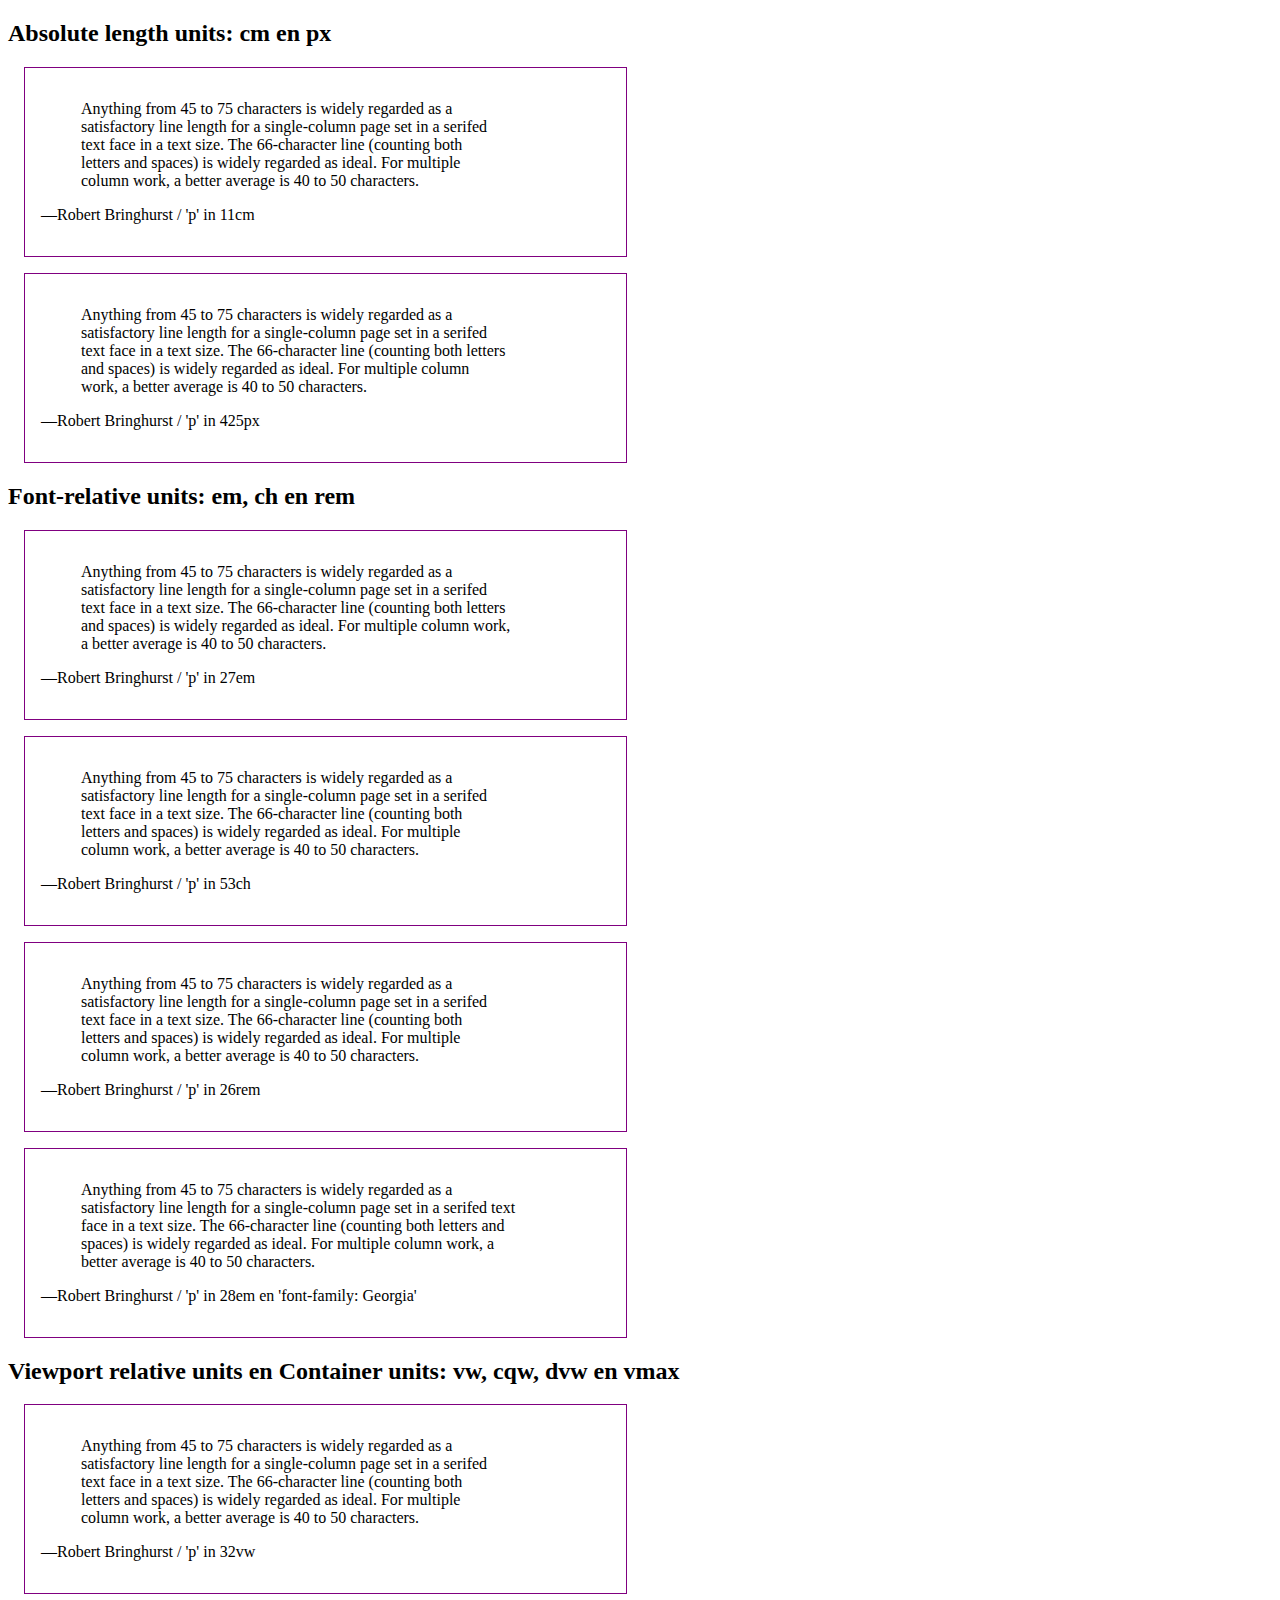
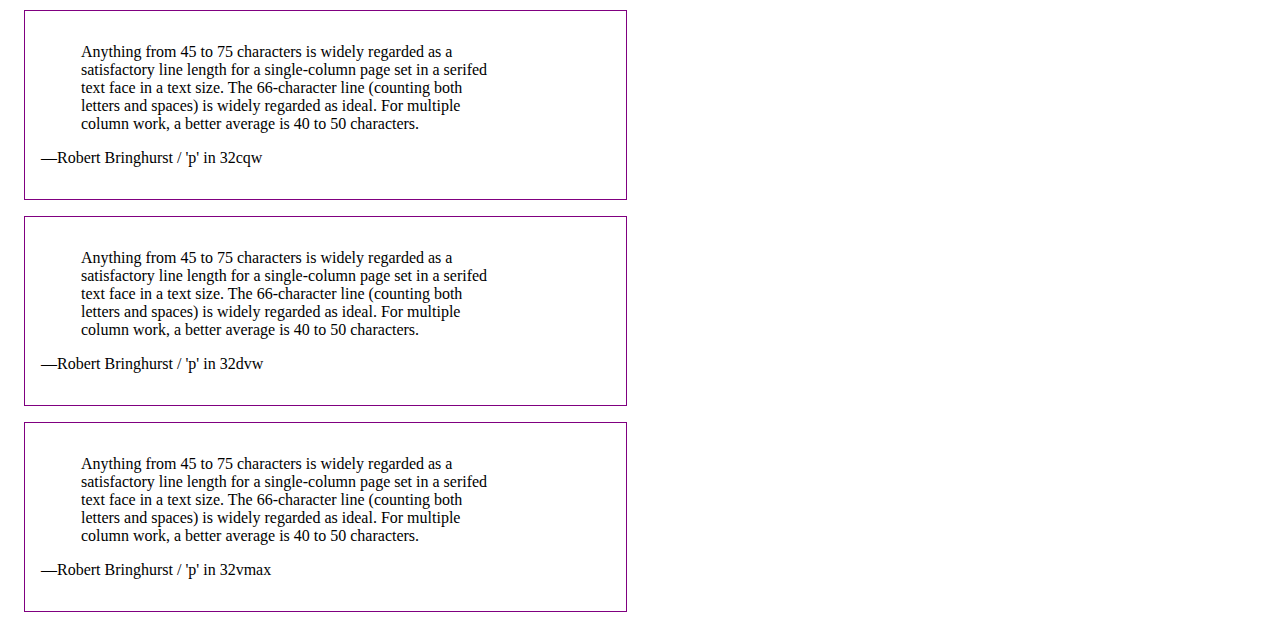
<file: font.html>
<!DOCTYPE html>
<html lang="en">
<head>
    <meta charset="UTF-8">
    <meta name="viewport" content="width=device-width, initial-scale=1.0">
    <title>Fonts</title>

    <link rel="stylesheet" href="styles/font.css">
</head>
<body>

    <section class="absolute">
        <h2>Absolute length units: cm en px</h2>
        <section class="absolute-1">
            <blockquote cite="http://webtypography.net/2.1.2">
              <p>Anything from 45 to 75 characters is widely regarded as a satisfactory line length for a single-column page set in a serifed text face in a text size. The 66-character line (counting both letters and spaces) is widely regarded as ideal. For multiple column work, a better average is 40 to 50 characters.</p>
            </blockquote>
            <p>—Robert Bringhurst / 'p' in 11cm</p>
        </section>

        <section class="absolute-2">
            <blockquote cite="http://webtypography.net/2.1.2">
              <p>Anything from 45 to 75 characters is widely regarded as a satisfactory line length for a single-column page set in a serifed text face in a text size. The 66-character line (counting both letters and spaces) is widely regarded as ideal. For multiple column work, a better average is 40 to 50 characters.</p>
            </blockquote>
            <p>—Robert Bringhurst / 'p' in 425px</p>
        </section>
    </section>

    <section class="relative">
        <h2>Font-relative units: em, ch en rem</h2>
        <section class="relative-1">
            <blockquote cite="http://webtypography.net/2.1.2">
              <p>Anything from 45 to 75 characters is widely regarded as a satisfactory line length for a single-column page set in a serifed text face in a text size. The 66-character line (counting both letters and spaces) is widely regarded as ideal. For multiple column work, a better average is 40 to 50 characters.</p>
            </blockquote>
            <p>—Robert Bringhurst / 'p' in 27em</p>
        </section>
        <section class="relative-2">
            <blockquote cite="http://webtypography.net/2.1.2">
              <p>Anything from 45 to 75 characters is widely regarded as a satisfactory line length for a single-column page set in a serifed text face in a text size. The 66-character line (counting both letters and spaces) is widely regarded as ideal. For multiple column work, a better average is 40 to 50 characters.</p>
            </blockquote>
            <p>—Robert Bringhurst / 'p' in 53ch</p>
        </section>
        <section class="relative-3">
            <blockquote cite="http://webtypography.net/2.1.2">
              <p>Anything from 45 to 75 characters is widely regarded as a satisfactory line length for a single-column page set in a serifed text face in a text size. The 66-character line (counting both letters and spaces) is widely regarded as ideal. For multiple column work, a better average is 40 to 50 characters.</p>
            </blockquote>
            <p>—Robert Bringhurst / 'p' in 26rem</p>
        </section>
        <section class="relative-4">
            <blockquote cite="http://webtypography.net/2.1.2">
              <p>Anything from 45 to 75 characters is widely regarded as a satisfactory line length for a single-column page set in a serifed text face in a text size. The 66-character line (counting both letters and spaces) is widely regarded as ideal. For multiple column work, a better average is 40 to 50 characters.</p>
            </blockquote>
            <p>—Robert Bringhurst / 'p' in 28em en 'font-family: Georgia'</p>
        </section>
    </section>

    <section class="viewport-container">
        <h2>Viewport relative units en Container units: vw, cqw, dvw en vmax</h2>
        <section class="viewport-container-1">
            <blockquote cite="http://webtypography.net/2.1.2">
              <p>Anything from 45 to 75 characters is widely regarded as a satisfactory line length for a single-column page set in a serifed text face in a text size. The 66-character line (counting both letters and spaces) is widely regarded as ideal. For multiple column work, a better average is 40 to 50 characters.</p>
            </blockquote>
            <p>—Robert Bringhurst / 'p' in 32vw</p>
        </section>
        <section class="viewport-container-2">
            <blockquote cite="http://webtypography.net/2.1.2">
              <p>Anything from 45 to 75 characters is widely regarded as a satisfactory line length for a single-column page set in a serifed text face in a text size. The 66-character line (counting both letters and spaces) is widely regarded as ideal. For multiple column work, a better average is 40 to 50 characters.</p>
            </blockquote>
            <p>—Robert Bringhurst / 'p' in 32cqw</p>
        </section>
        <section class="viewport-container-3">
            <blockquote cite="http://webtypography.net/2.1.2">
              <p>Anything from 45 to 75 characters is widely regarded as a satisfactory line length for a single-column page set in a serifed text face in a text size. The 66-character line (counting both letters and spaces) is widely regarded as ideal. For multiple column work, a better average is 40 to 50 characters.</p>
            </blockquote>
            <p>—Robert Bringhurst / 'p' in 32dvw</p>
        </section>
        <section class="viewport-container-4">
            <blockquote cite="http://webtypography.net/2.1.2">
              <p>Anything from 45 to 75 characters is widely regarded as a satisfactory line length for a single-column page set in a serifed text face in a text size. The 66-character line (counting both letters and spaces) is widely regarded as ideal. For multiple column work, a better average is 40 to 50 characters.</p>
            </blockquote>
            <p>—Robert Bringhurst / 'p' in 32vmax</p>
        </section>

    </section>

</body>
</html>
</file>
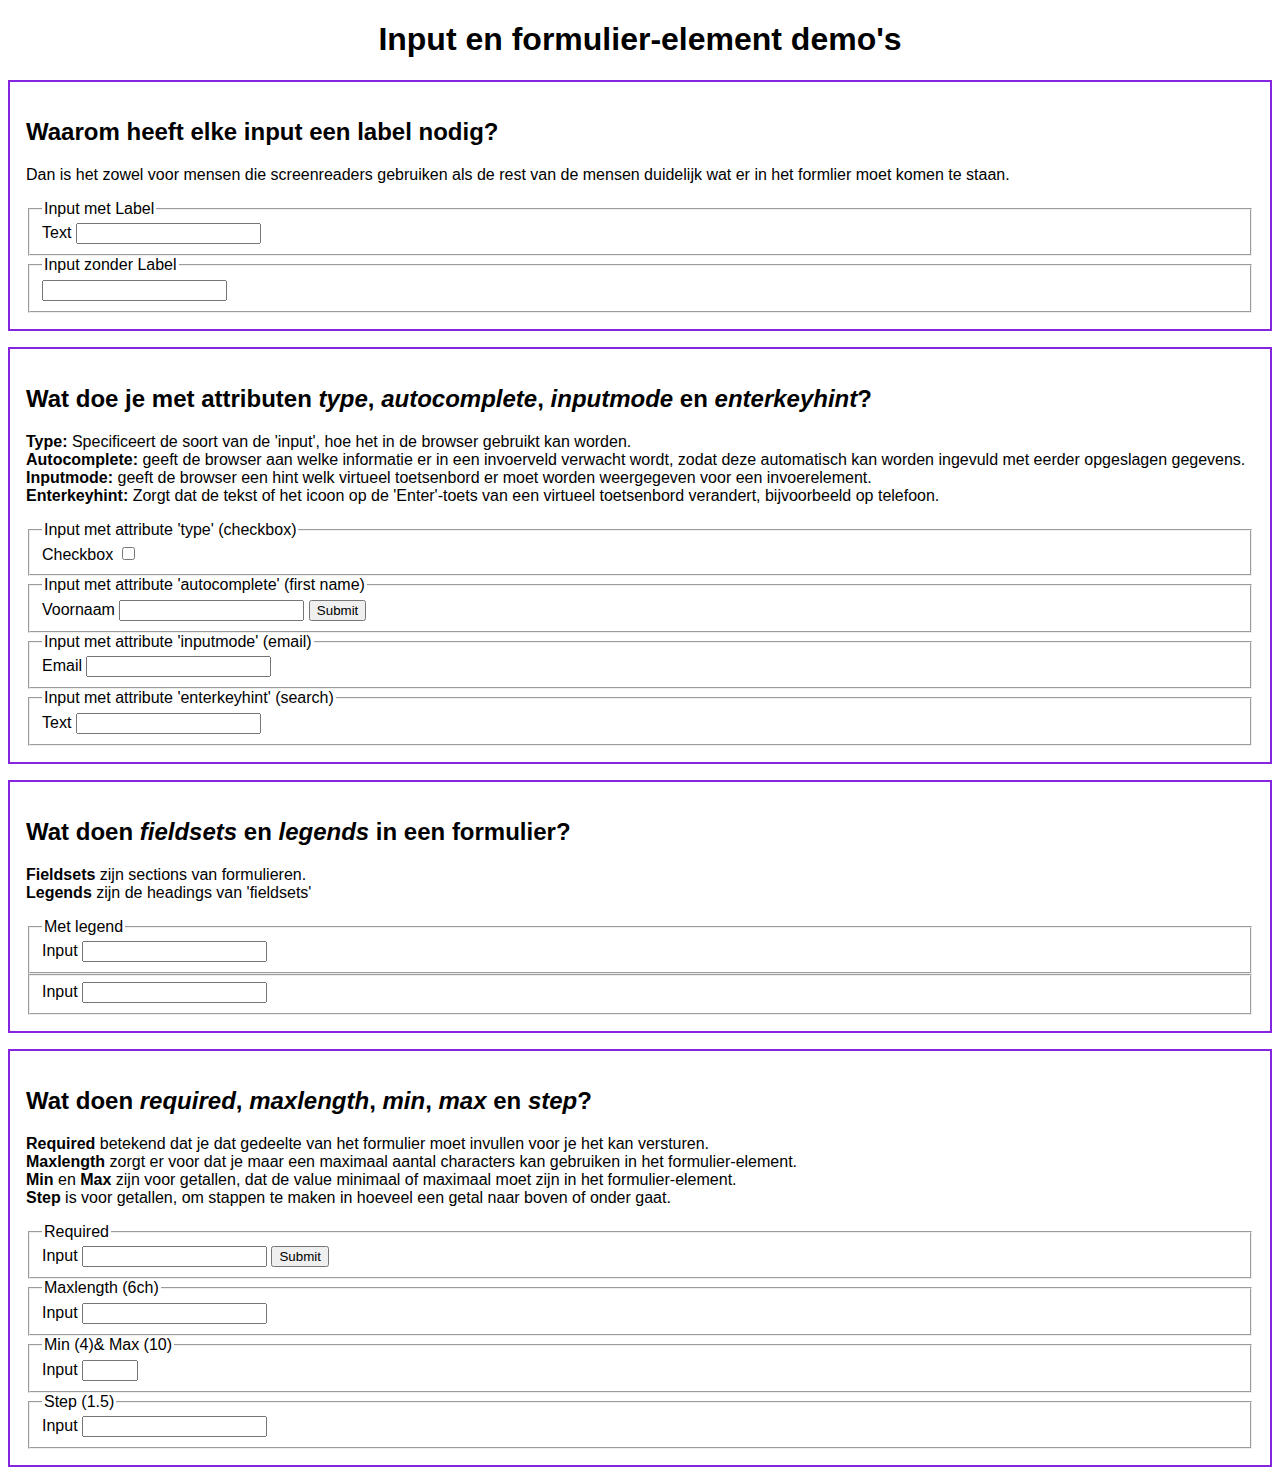
<file: form-types-and-attributes.html>
<!DOCTYPE html>
<html lang="en">
<head>
    <meta charset="UTF-8">
    <meta name="viewport" content="width=device-width, initial-scale=1.0">
    <title>Form types and Attributes</title>

    <style>
        body {
            font-family: Arial, Helvetica, sans-serif;
        }

        section {
            border: 2px solid rgb(133, 37, 223);
            padding: 1em;
            margin-block: 1em;
        }
    </style>
</head>
<body>

    <h1 style="text-align: center;">Input en formulier-element demo's</h1>

    <section>
        
        <h2>Waarom heeft elke input een label nodig?</h2>
        <p>Dan is het zowel voor mensen die screenreaders gebruiken als de rest van de mensen duidelijk wat er in het formlier moet komen te staan.</p>

        <form action="">
            <fieldset>
                <legend>Input met Label</legend>
                <label for="">
                Text
                <input type="text">
                </label>
            </fieldset>
        </form>
        

        <form action="">
            <fieldset>
                <legend>Input zonder Label</legend>
                <input type="text">
            </fieldset>
        </form>

    </section>

    <section>
        
        <h2>Wat doe je met attributen <em>type</em>, <em>autocomplete</em>, <em>inputmode</em> en <em>enterkeyhint</em>?</h2>
        <p>
            <strong>Type:</strong> Specificeert de soort van de 'input', hoe het in de browser gebruikt kan worden.
            <br><strong>Autocomplete:</strong> geeft de browser aan welke informatie er in een invoerveld verwacht wordt, zodat deze automatisch kan worden ingevuld met eerder opgeslagen gegevens.
            <br><strong>Inputmode:</strong> geeft de browser een hint welk virtueel toetsenbord er moet worden weergegeven voor een invoerelement.
            <br><strong>Enterkeyhint:</strong> Zorgt dat de tekst of het icoon op de 'Enter'-toets van een virtueel toetsenbord verandert, bijvoorbeeld op telefoon.
        </p>

        <form action="">
            <fieldset>
                <legend>Input met attribute 'type' (checkbox)</legend>
                <label for="">
                Checkbox
                <input type="checkbox">
                </label>
            </fieldset>
        </form>

        <form action="" autocomplete="on">
            <fieldset>
                <legend>Input met attribute 'autocomplete' (first name)</legend>
                <label for="">
                Voornaam
                <input type="text" autocomplete="first name">
                </label>
                <input type="submit">
            </fieldset>
        </form>

        <form action="">
            <fieldset>
                <legend>Input met attribute 'inputmode' (email)</legend>
                <label for="">
                Email
                <input type="text" inputmode="email">
                </label>
            </fieldset>
        </form>

        <form action="">
            <fieldset>
                <legend>Input met attribute 'enterkeyhint' (search)</legend>
                <label for="">
                Text
                <input type="text" enterkeyhint="search">
                </label>
            </fieldset>
        </form>

    </section>

    <section>

        <h2>Wat doen <em>fieldsets</em> en <em>legends</em> in een formulier?</h2>
        <p>
            <strong>Fieldsets</strong> zijn sections van formulieren.
            <br><strong>Legends</strong> zijn de headings van 'fieldsets'
        </p>

        <form action="">
            <fieldset>
                <legend>Met legend</legend>
                <label for="">
                    Input
                    <input type="text">
                </label>
            </fieldset>

            <fieldset>
                <label for="">
                    Input
                    <input type="text">
                </label>
            </fieldset>
        </form>
    
    </section>

    <section>

        <h2>Wat doen <em>required</em>, <em>maxlength</em>, <em>min</em>, <em>max</em> en <em>step</em>?</h2>
        <p>
            <strong>Required</strong> betekend dat je dat gedeelte van het formulier moet invullen voor je het kan versturen.
            <br><strong>Maxlength</strong> zorgt er voor dat je maar een maximaal aantal characters kan gebruiken in het formulier-element.
            <br><strong>Min</strong> en <strong>Max</strong> zijn voor getallen, dat de value minimaal of maximaal moet zijn in het formulier-element.
            <br><strong>Step</strong> is voor getallen, om stappen te maken in hoeveel een getal naar boven of onder gaat.
        </p>
        <form action="">
            <fieldset>
                <legend>Required</legend>
                <label for="">
                    Input
                    <input type="text" required>
                </label>
                <input type="submit">
            </fieldset>
        </form>

        <form action="">
            <fieldset>
                <legend>Maxlength (6ch)</legend>
                <label for="">
                    Input
                    <input type="text" maxlength="6">
                </label>
            </fieldset>
        </form>

        <form action="">
            <fieldset>
                <legend>Min (4)& Max (10)</legend>
                <label for="">
                    Input
                    <input type="number" min="4" max="10">
                </label>
            </fieldset>
        </form>

        <form action="">
            <fieldset>
                <legend>Step (1.5)</legend>
                <label for="">
                    Input
                    <input type="number" min="4" step="1.5">
                </label>
            </fieldset>
        </form>
            
    </section>

</body>
</html>
</file>
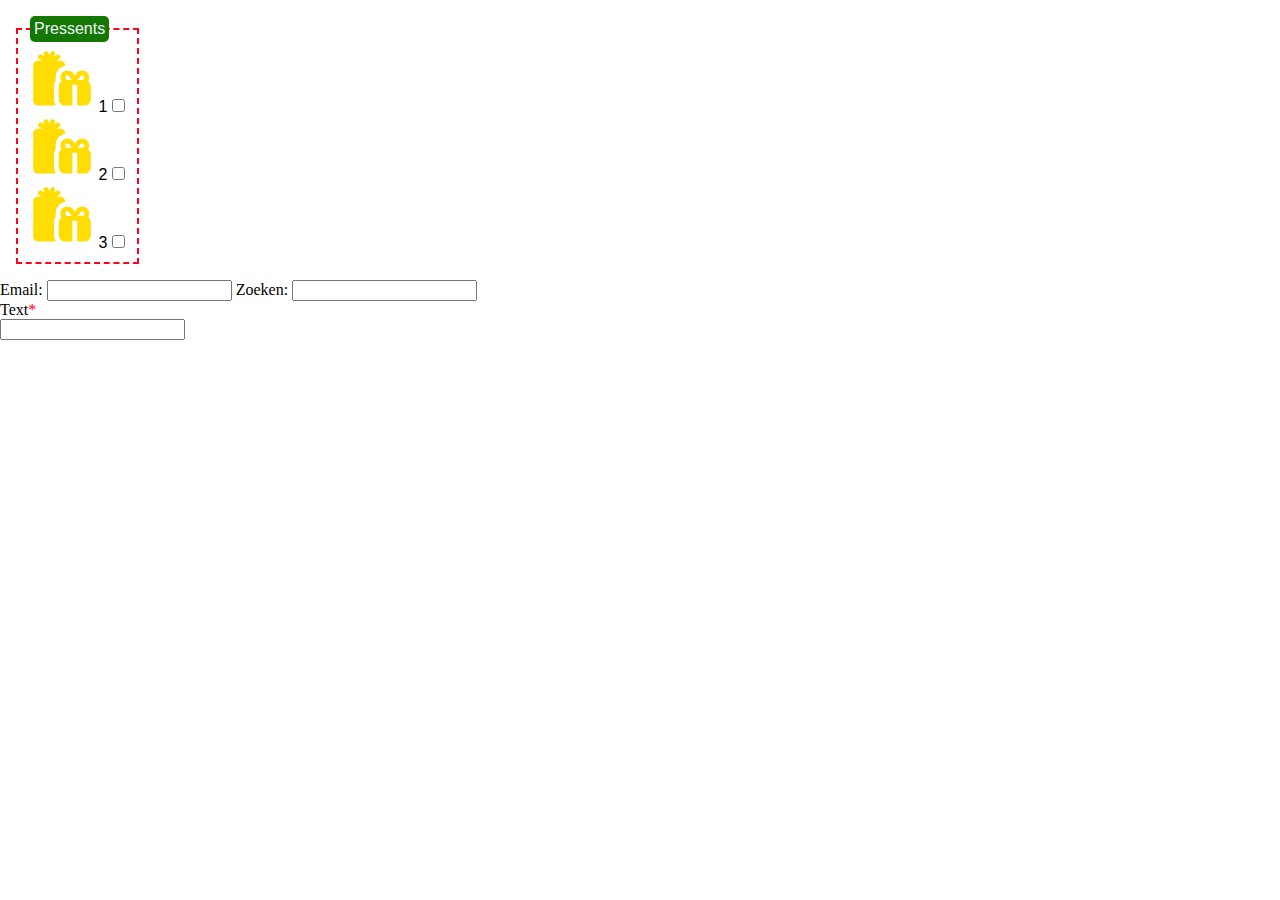
<file: inputs.html>
<!DOCTYPE html>
<html lang="en">
<head>
    <meta charset="UTF-8">
    <meta name="viewport" content="width=device-width, initial-scale=1.0">
    <title>Inputs</title>

    <link rel="stylesheet" href="styles/inputs.css">
</head>
<body>
    <form>
        <fieldset>
            <legend>Pressents</legend>
            <label>
                <svg xmlns="http://www.w3.org/2000/svg" viewBox="0 0 640 640">
                    <path d="M234 33.4C246.5 37.8 253 51.5 248.6 64L240.4 87.1L265.8 68.6C276.5 60.8 291.5 63.2 299.3 73.9C307.1 84.6 304.7 99.6 294 107.4L265.8 128L304 128C330.5 128 352 149.5 352 176L352 178.1C297.3 188.5 256 236.5 256 294.1L256 296C256 304.9 257 313.5 258.8 321.9C246.9 339.7 240 361 240 384L240 512C240 535.8 247.4 557.9 260.1 576L80 576C53.5 576 32 554.5 32 528L32 176C32 149.5 53.5 128 80 128L118.2 128L89.9 107.4C79.2 99.6 76.8 84.6 84.6 73.9C92.4 63.2 107.4 60.8 118.1 68.6L145.5 88.6L137.2 63.6C133 51 139.8 37.4 152.4 33.2C165 29 178.6 35.8 182.8 48.4L192.7 78.2L203.4 48C207.8 35.5 221.5 29 234 33.4zM521.9 272C514.4 272 507.4 275.8 503.3 282.1L478.9 320L520 320C533.3 320 544 309.3 544 296L544 294.1C544 281.9 534.1 272 521.9 272zM417.1 320L392.7 282.1C388.6 275.8 381.6 272 374.1 272C361.9 272 352 281.9 352 294.1L352 296C352 309.3 362.7 320 376 320L417.1 320zM313.9 332.5C307.6 321.8 304 309.3 304 296L304 294.1C304 255.4 335.4 224 374.1 224C397.9 224 420.1 236.1 433 256.1L448 279.3L463 256.1C475.9 236.1 498.1 224 521.9 224C560.6 224 592 255.4 592 294.1L592 296C592 309.3 588.4 321.8 582.1 332.5C597.8 344.2 608 362.9 608 384L608 512C608 547.3 579.3 576 544 576L472 576L472 368L424 368L424 576L352 576C316.7 576 288 547.3 288 512L288 384C288 362.9 298.2 344.2 313.9 332.5z"/>
                </svg> 1
                <input type="checkbox">
            </label>
            <label>
                <svg xmlns="http://www.w3.org/2000/svg" viewBox="0 0 640 640">
                    <path d="M234 33.4C246.5 37.8 253 51.5 248.6 64L240.4 87.1L265.8 68.6C276.5 60.8 291.5 63.2 299.3 73.9C307.1 84.6 304.7 99.6 294 107.4L265.8 128L304 128C330.5 128 352 149.5 352 176L352 178.1C297.3 188.5 256 236.5 256 294.1L256 296C256 304.9 257 313.5 258.8 321.9C246.9 339.7 240 361 240 384L240 512C240 535.8 247.4 557.9 260.1 576L80 576C53.5 576 32 554.5 32 528L32 176C32 149.5 53.5 128 80 128L118.2 128L89.9 107.4C79.2 99.6 76.8 84.6 84.6 73.9C92.4 63.2 107.4 60.8 118.1 68.6L145.5 88.6L137.2 63.6C133 51 139.8 37.4 152.4 33.2C165 29 178.6 35.8 182.8 48.4L192.7 78.2L203.4 48C207.8 35.5 221.5 29 234 33.4zM521.9 272C514.4 272 507.4 275.8 503.3 282.1L478.9 320L520 320C533.3 320 544 309.3 544 296L544 294.1C544 281.9 534.1 272 521.9 272zM417.1 320L392.7 282.1C388.6 275.8 381.6 272 374.1 272C361.9 272 352 281.9 352 294.1L352 296C352 309.3 362.7 320 376 320L417.1 320zM313.9 332.5C307.6 321.8 304 309.3 304 296L304 294.1C304 255.4 335.4 224 374.1 224C397.9 224 420.1 236.1 433 256.1L448 279.3L463 256.1C475.9 236.1 498.1 224 521.9 224C560.6 224 592 255.4 592 294.1L592 296C592 309.3 588.4 321.8 582.1 332.5C597.8 344.2 608 362.9 608 384L608 512C608 547.3 579.3 576 544 576L472 576L472 368L424 368L424 576L352 576C316.7 576 288 547.3 288 512L288 384C288 362.9 298.2 344.2 313.9 332.5z"/>
                </svg> 2
                <input type="checkbox">
            </label>
            <label>
                <svg xmlns="http://www.w3.org/2000/svg" viewBox="0 0 640 640">
                    <path d="M234 33.4C246.5 37.8 253 51.5 248.6 64L240.4 87.1L265.8 68.6C276.5 60.8 291.5 63.2 299.3 73.9C307.1 84.6 304.7 99.6 294 107.4L265.8 128L304 128C330.5 128 352 149.5 352 176L352 178.1C297.3 188.5 256 236.5 256 294.1L256 296C256 304.9 257 313.5 258.8 321.9C246.9 339.7 240 361 240 384L240 512C240 535.8 247.4 557.9 260.1 576L80 576C53.5 576 32 554.5 32 528L32 176C32 149.5 53.5 128 80 128L118.2 128L89.9 107.4C79.2 99.6 76.8 84.6 84.6 73.9C92.4 63.2 107.4 60.8 118.1 68.6L145.5 88.6L137.2 63.6C133 51 139.8 37.4 152.4 33.2C165 29 178.6 35.8 182.8 48.4L192.7 78.2L203.4 48C207.8 35.5 221.5 29 234 33.4zM521.9 272C514.4 272 507.4 275.8 503.3 282.1L478.9 320L520 320C533.3 320 544 309.3 544 296L544 294.1C544 281.9 534.1 272 521.9 272zM417.1 320L392.7 282.1C388.6 275.8 381.6 272 374.1 272C361.9 272 352 281.9 352 294.1L352 296C352 309.3 362.7 320 376 320L417.1 320zM313.9 332.5C307.6 321.8 304 309.3 304 296L304 294.1C304 255.4 335.4 224 374.1 224C397.9 224 420.1 236.1 433 256.1L448 279.3L463 256.1C475.9 236.1 498.1 224 521.9 224C560.6 224 592 255.4 592 294.1L592 296C592 309.3 588.4 321.8 582.1 332.5C597.8 344.2 608 362.9 608 384L608 512C608 547.3 579.3 576 544 576L472 576L472 368L424 368L424 576L352 576C316.7 576 288 547.3 288 512L288 384C288 362.9 298.2 344.2 313.9 332.5z"/>
                </svg> 3
                <input type="checkbox">
            </label>
        </fieldset>

        <label>
            Email:
            <input type="email">
        </label>

        <label>
            Zoeken:
            <input type="search">
        </label>

        <p>
          <label class="label-ad">
            <span>Text</span> 
            <input type="text" class="" required/>
          </label>
        </p>

    </form>
</body>
</html>
</file>
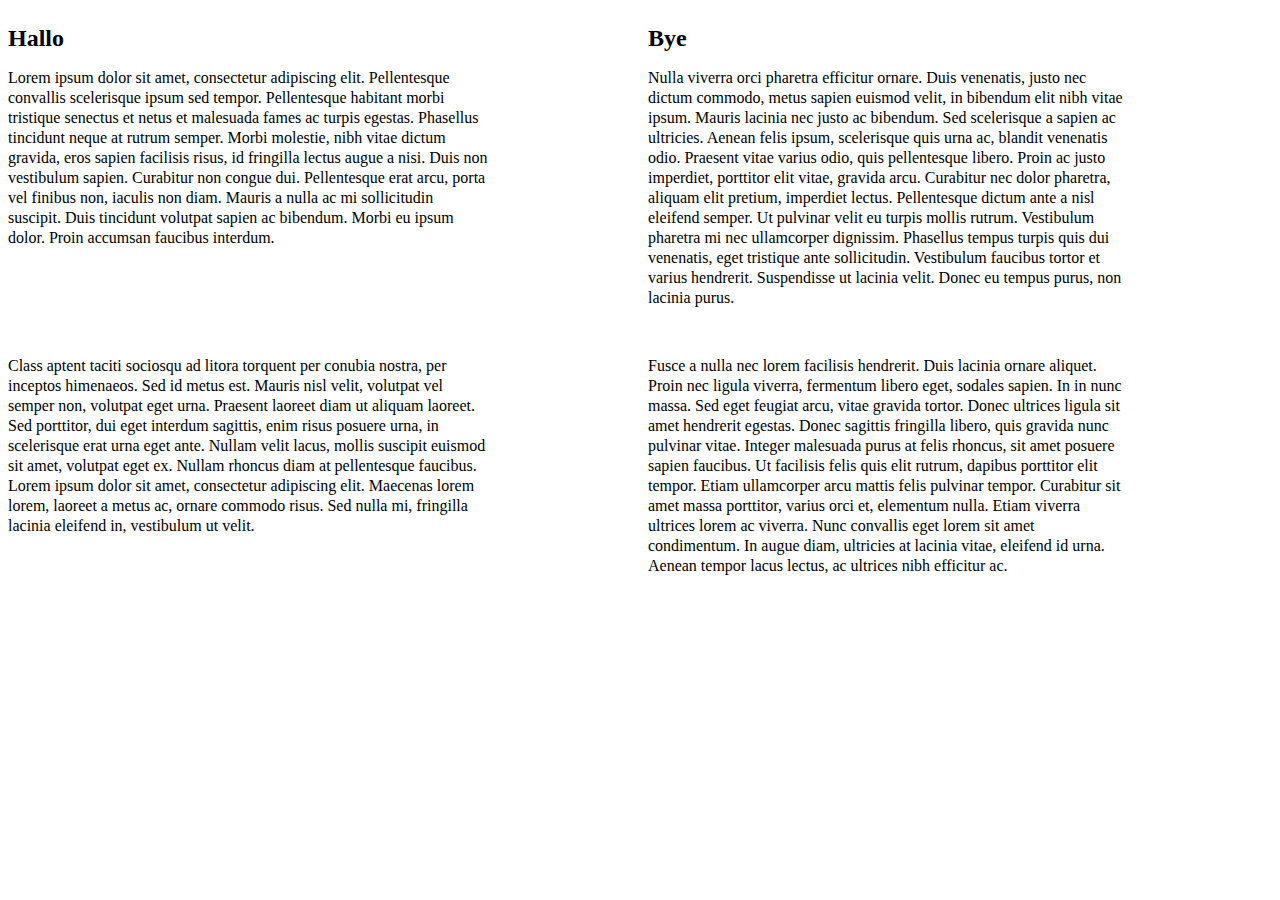
<file: leesbare-teksten.html>
<!doctype html>
<html lang="la">
    <head>
        <title lang="nl">Goed leesbare teksten</title>
        <meta name="viewport" content="width=device-width">
        <style>
            body {
                line-height:20px;

                @media (min-width: 500px){
                    display: grid;
                    grid-template-columns: 1fr 1fr;
                    gap: 1em;
                }
            }
            p {
                /*max-width: 20ch;*/
                max-width: 30em;
                font-size: 1em;

                @media query (min-width: 500px){
                    max-width: 15em;
                }
            }

            /* .p1 { font-size: clamp(1em, 2vw, 2em); }
            .p2 { font-size: 20px; }
            .p3 { font-size: 160%; }
            .p4 { font-size: clamp(1.5em, 3vw, 4em); } */
        </style>
    </head>
    <body>
        <section>
        <h2>Hallo</h2>
        <p class="p1">Lorem ipsum dolor sit amet, consectetur adipiscing elit. Pellentesque convallis scelerisque ipsum sed tempor. Pellentesque habitant morbi tristique senectus et netus et malesuada fames ac turpis egestas. Phasellus tincidunt neque at rutrum semper. Morbi molestie, nibh vitae dictum gravida, eros sapien facilisis risus, id fringilla lectus augue a nisi. Duis non vestibulum sapien. Curabitur non congue dui. Pellentesque erat arcu, porta vel finibus non, iaculis non diam. Mauris a nulla ac mi sollicitudin suscipit. Duis tincidunt volutpat sapien ac bibendum. Morbi eu ipsum dolor. Proin accumsan faucibus interdum.</p>
        </section>
        <section>
        <h2>Bye</h2>
        <p class="p2">Nulla viverra orci pharetra efficitur ornare. Duis venenatis, justo nec dictum commodo, metus sapien euismod velit, in bibendum elit nibh vitae ipsum. Mauris lacinia nec justo ac bibendum. Sed scelerisque a sapien ac ultricies. Aenean felis ipsum, scelerisque quis urna ac, blandit venenatis odio. Praesent vitae varius odio, quis pellentesque libero. Proin ac justo imperdiet, porttitor elit vitae, gravida arcu. Curabitur nec dolor pharetra, aliquam elit pretium, imperdiet lectus. Pellentesque dictum ante a nisl eleifend semper. Ut pulvinar velit eu turpis mollis rutrum. Vestibulum pharetra mi nec ullamcorper dignissim. Phasellus tempus turpis quis dui venenatis, eget tristique ante sollicitudin. Vestibulum faucibus tortor et varius hendrerit. Suspendisse ut lacinia velit. Donec eu tempus purus, non lacinia purus.</p>
        </section>
        <p class="p3">Class aptent taciti sociosqu ad litora torquent per conubia nostra, per inceptos himenaeos. Sed id metus est. Mauris nisl velit, volutpat vel semper non, volutpat eget urna. Praesent laoreet diam ut aliquam laoreet. Sed porttitor, dui eget interdum sagittis, enim risus posuere urna, in scelerisque erat urna eget ante. Nullam velit lacus, mollis suscipit euismod sit amet, volutpat eget ex. Nullam rhoncus diam at pellentesque faucibus. Lorem ipsum dolor sit amet, consectetur adipiscing elit. Maecenas lorem lorem, laoreet a metus ac, ornare commodo risus. Sed nulla mi, fringilla lacinia eleifend in, vestibulum ut velit.</p>
        <p class="p4">Fusce a nulla nec lorem facilisis hendrerit. Duis lacinia ornare aliquet. Proin nec ligula viverra, fermentum libero eget, sodales sapien. In in nunc massa. Sed eget feugiat arcu, vitae gravida tortor. Donec ultrices ligula sit amet hendrerit egestas. Donec sagittis fringilla libero, quis gravida nunc pulvinar vitae. Integer malesuada purus at felis rhoncus, sit amet posuere sapien faucibus. Ut facilisis felis quis elit rutrum, dapibus porttitor elit tempor. Etiam ullamcorper arcu mattis felis pulvinar tempor. Curabitur sit amet massa porttitor, varius orci et, elementum nulla. Etiam viverra ultrices lorem ac viverra. Nunc convallis eget lorem sit amet condimentum. In augue diam, ultricies at lacinia vitae, eleifend id urna. Aenean tempor lacus lectus, ac ultrices nibh efficitur ac.</p>
    </body>
</html>
</file>
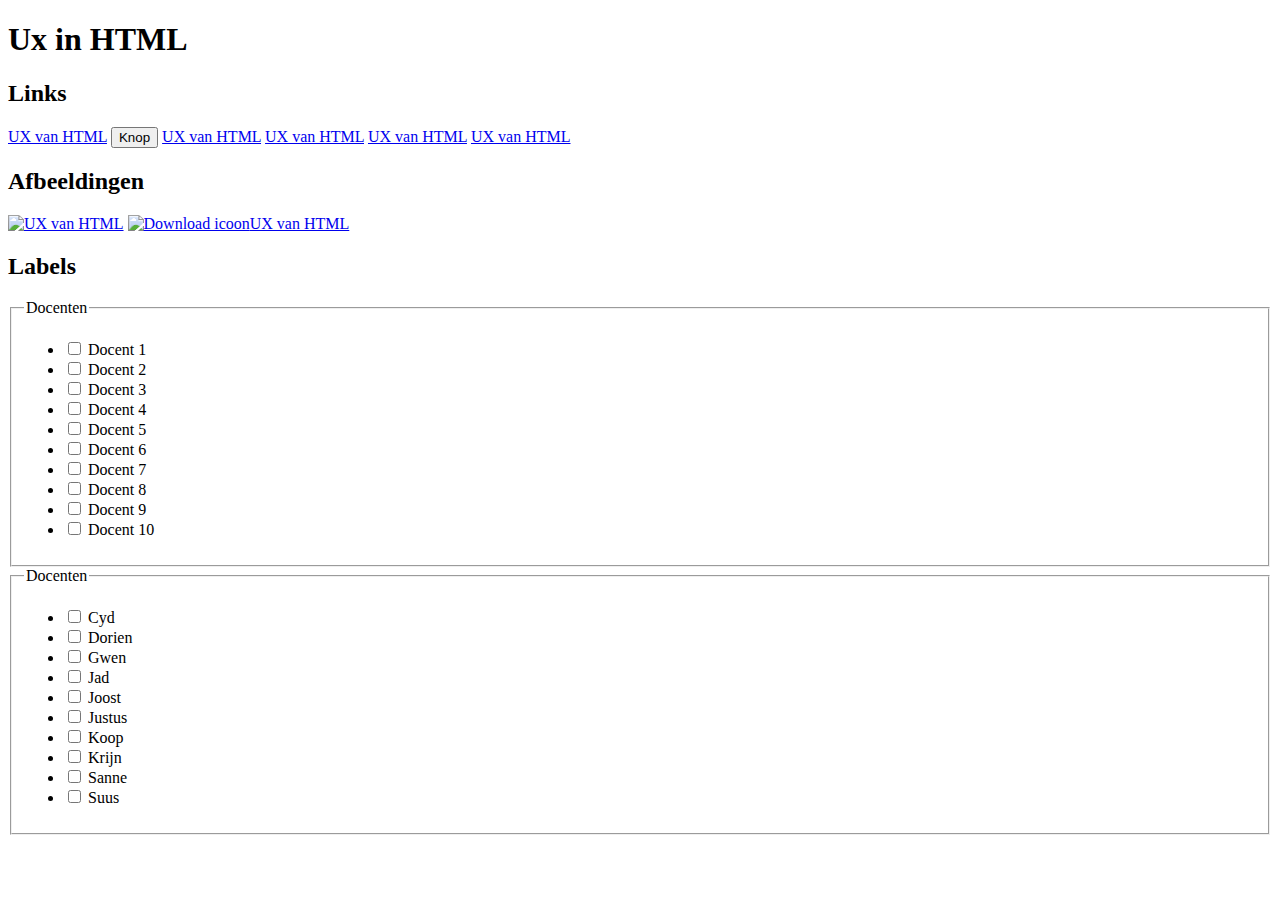
<file: ux.html>
<!DOCTYPE html>
<html lang="en">
<head>
    <meta charset="UTF-8">
    <meta name="viewport" content="width=device-width, initial-scale=1.0">
    <title>Ux</title>
</head>
<body>
    <section>
        <h1>Ux in HTML</h1>

        <h2 id="links">Links</h2>
        <a target="_blank" href="ux.html">UX van HTML</a>

        <button>Knop</button>

        <a href="#Link-4" id="Link-1">UX van HTML</a>
        <a href="#Link-1" id="Link-2">UX van HTML</a>
        <a href="#Link-2" id="Link-3">UX van HTML</a>
        <a href="#Link-3" id="Link-4">UX van HTML</a>
    </section>

    <section>
        <h2 id="afbeeldingen">Afbeeldingen</h2>
        
        <a href="ux.html"><img width="200" height="100" alt="UX van HTML"></a>
        <a href="ux.html"><img alt="Download icoon">UX van HTML</a>
    </section>

    <section>
        <h2 id="labels">Labels</h2>
        
        <fieldset>
            <legend>Docenten</legend>
            <ul>
              <li><input type="checkbox"> Docent 1</li>
              <li><input type="checkbox"> Docent 2</li>
              <li><input type="checkbox"> Docent 3</li>
              <li><input type="checkbox"> Docent 4</li>
              <li><input type="checkbox"> Docent 5</li>
              <li><input type="checkbox"> Docent 6</li>
              <li><input type="checkbox"> Docent 7</li>
              <li><input type="checkbox"> Docent 8</li>
              <li><input type="checkbox"> Docent 9</li>
              <li><input type="checkbox"> Docent 10</li>
            </ul>
        </fieldset>

        <fieldset>
            <legend>Docenten</legend>
            <ul>
              <li><input type="checkbox"> Cyd</li>
              <li><input type="checkbox"> Dorien</li>
              <li><input type="checkbox"> Gwen</li>
              <li><input type="checkbox"> Jad</li>
              <li><input type="checkbox"> Joost</li>
              <li><input type="checkbox"> Justus</li>
              <li><input type="checkbox"> Koop</li>
              <li><input type="checkbox"> Krijn</li>
              <li><input type="checkbox"> Sanne</li>
              <li><input type="checkbox"> Suus</li>
            </ul>
        </fieldset>
        
    </section>

</body>
</html>
</file>
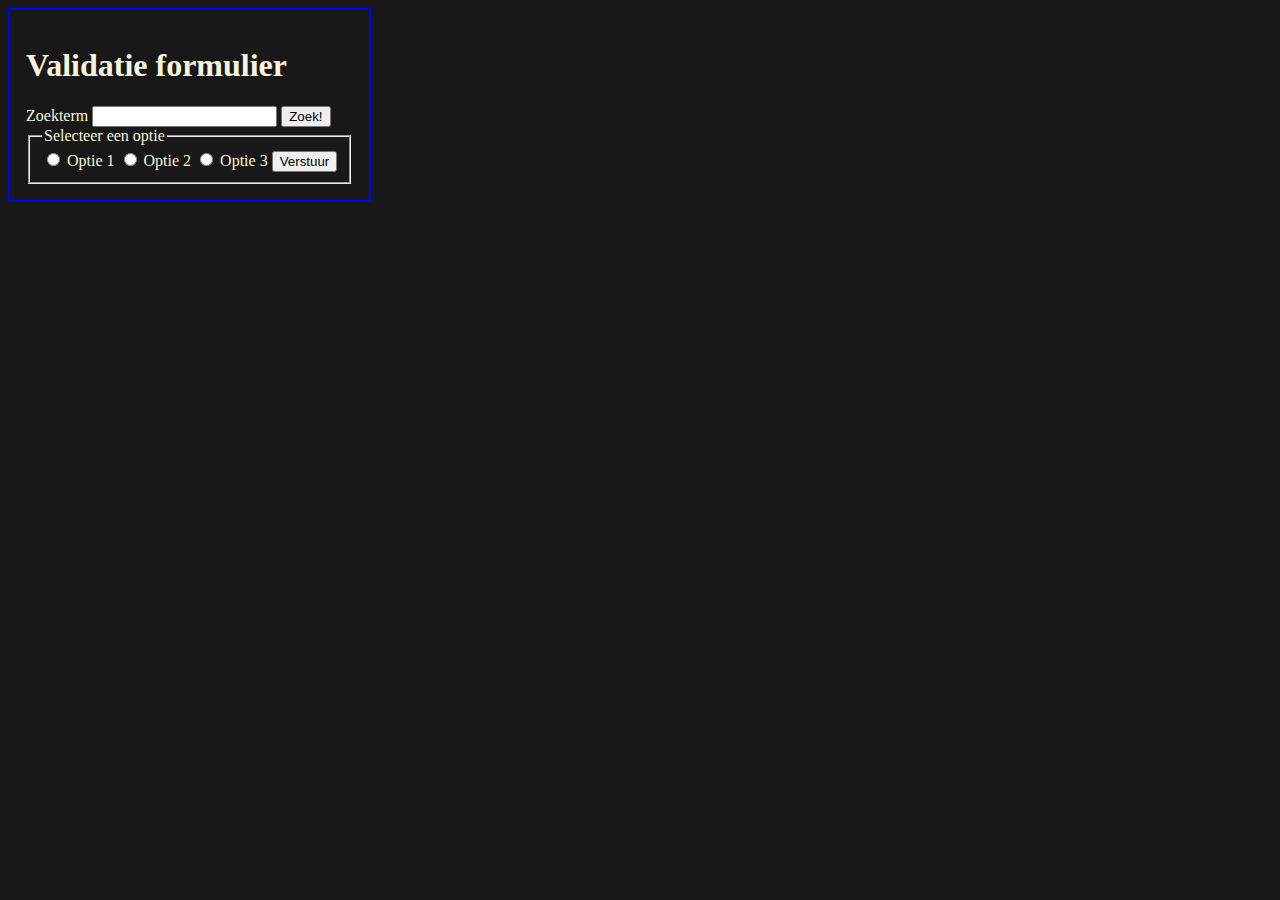
<file: validatie.html>
<!DOCTYPE html>
<html lang="en">
<head>
    <meta charset="UTF-8">
    <meta name="viewport" content="width=device-width, initial-scale=1.0">
    <title>Validatie</title>

    <style>
        body {
            background-color: rgb(24, 24, 24);
            color: beige;
        }
        section {
            border: 2px solid blue;
            padding: 1em;
            width: max-content;
            form {
                width: max-content;
                
                & input {
                    accent-color: purple;
                }
                &:has(:user-invalid) {
                    input:not([type="submit"]) {
                        outline: 2px solid red;
                    }
                }
            }
        }
    </style>

    <script defer type="module">
        // Stap 1: zoek de input en stop die in een variabele
        let inputElement = document.querySelector('input');

        // Stap 2: luister naar het invalid event, en wacht tot dat afgevuurd wordt..
        inputElement.addEventListener('invalid', function() {
        
          // Stap 3: pas de tekst in de validatiemelding aan
          inputElement.setCustomValidity('Dit veld mag niet leeg zijn hoor..');
        
        });

        // Stap 1: zoek de input en stop die in een variabele
        const inputRadio = document.querySelector('input[type="radio"]')

        // Stap 2: luister naar het invalid event, en wacht tot dat afgevuurdt wordt..
        inputRadio.addEventListener('invalid', function(){
            // Stap 3: pas de tekst in de validatiemelding aan
            inputRadio.setCustomValidity('KIES IETS!')
        })
    </script>
</head>
<body>
    
    <section>
        <h1>Validatie formulier</h1>
    
        <form>
          <label>Zoekterm <input required></label>
          <button type="submit">Zoek!</button>
        </form>

        <form>
            <fieldset>
                <legend>Selecteer een optie</legend>

                <label><input type="radio" name="option" required> Optie 1</label>
                <label><input type="radio" name="option" required> Optie 2</label>
                <label><input type="radio" name="option" required> Optie 3</label>

                <input type="submit" value="Verstuur">
            </fieldset>
        </form>
    </section>
</body>
</html>
</file>
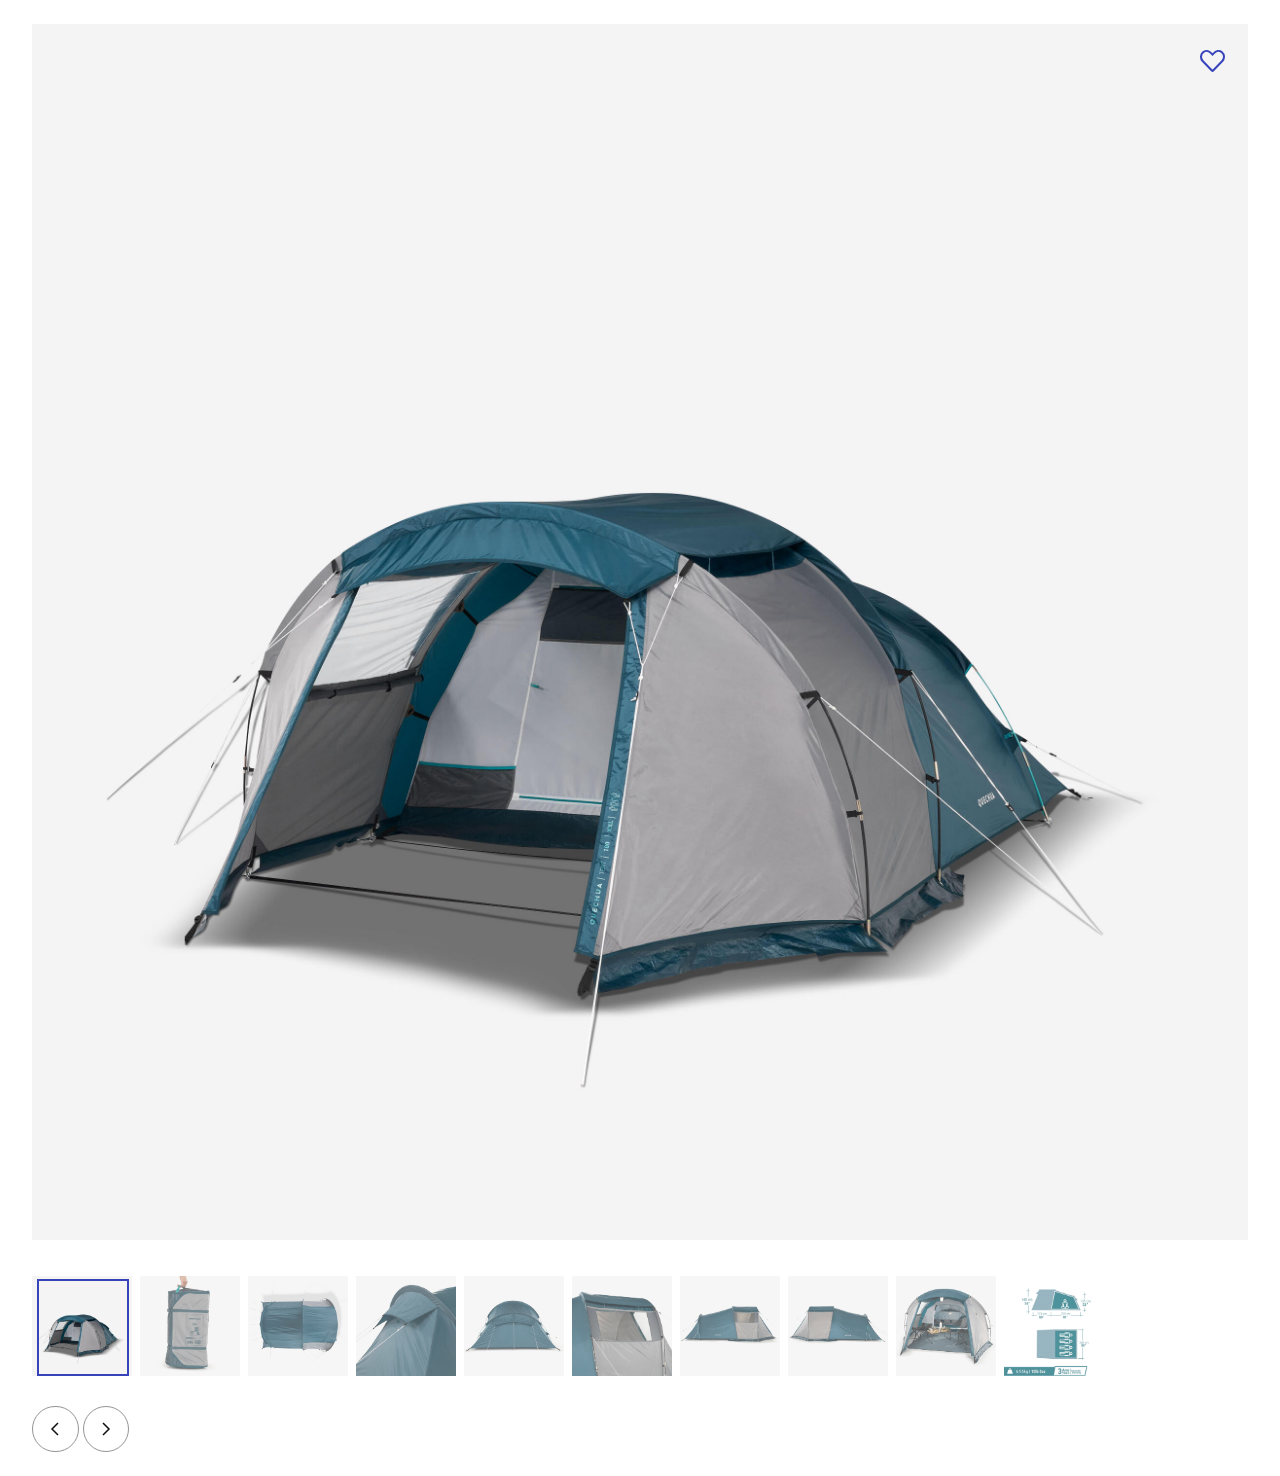
<file: Extra-decathlon-media-gallerij/media-gallery.html>
<!DOCTYPE html>
<html lang="nl">
<head>
    <meta charset="UTF-8">
    <meta name="viewport" content="width=device-width, initial-scale=1.0">
    <title>Extra Decathlon media gallerij</title>
    <!-- Link naar CSS  -->
    <link rel="stylesheet" href="/Extra-decathlon-media-gallerij/media-gallery.css">
    <!-- Link naar JavaScript  -->
    <script defer src="/Extra-decathlon-media-gallerij/media-gallery.js"></script>
</head>
<body>

    <div class="media-gallery">
        <!-- Bewaar product knop -->
        <!-- <form> -->
            <button class="save-product-button">
                <svg width="25" height="22" viewBox="0 0 25 22" fill="none" xmlns="http://www.w3.org/2000/svg">
                    <title>Bewaar product</title>
                    <path d="M14.1807 2.85547C16.2472 0.723355 19.4873 0.378866 21.7129 2.08496L21.9248 2.25684C24.5457 4.49406 24.6871 8.52284 22.334 10.9512L12.8857 20.707C12.6683 20.9314 12.3278 20.9314 12.1104 20.707L2.66211 10.9512C0.387196 8.59861 0.44921 4.74416 2.83789 2.47168L3.07617 2.25684C5.30414 0.358316 8.69254 0.655645 10.8203 2.85547L10.8213 2.85645L11.7832 3.84766L12.501 4.58691L13.2178 3.84766L14.1797 2.85645L14.1807 2.85547Z" stroke="#3643BA" stroke-width="2"/>
                </svg>
            </button>
        <!-- </form> -->
        <!-- Grote foto -->
        <img src="/Extra-decathlon-media-gallerij/media-gallery-assets/tent-front.jpg" alt="Voorkant tent" width="300" class="big-image">
        
        <!-- Carousel met kleine foto's -->
        <ul class="carousel">
            <li>
                <label class="img-thumbnail-active">
                    <input type="radio" name="img-thumbnail-active" checked>
                    <img src="/Extra-decathlon-media-gallerij/media-gallery-assets/tent-front.jpg" alt="Voorkant tent" width="100" class="small-image">
                </label>
            </li>
            <li>
                <label class="img-thumbnail-active">
                    <input type="radio" name="img-thumbnail-active">
                    <img src="/Extra-decathlon-media-gallerij/media-gallery-assets/tent-bag.jpg" alt="Tas waar tent in zit" width="100" class="small-image">
                </label>
            </li>
            <li>
                <label class="img-thumbnail-active">
                    <input type="radio" name="img-thumbnail-active">
                    <img src="/Extra-decathlon-media-gallerij/media-gallery-assets/tent-top.jpg" alt="Bovenkant tent" width="100" class="small-image">
                </label>
            </li>
            <li>
                <label class="img-thumbnail-active">
                    <input type="radio" name="img-thumbnail-active">
                    <img src="/Extra-decathlon-media-gallerij/media-gallery-assets/tent-detail-back.jpg" alt="Detail van achterkant tent" width="100" class="small-image">
                </label>
            </li>
            <li>
                <label class="img-thumbnail-active">
                    <input type="radio" name="img-thumbnail-active">
                    <img src="/Extra-decathlon-media-gallerij/media-gallery-assets/tent-back.jpg" alt="Achterkant tent" width="100" class="small-image">
                </label>
            </li>
            <li>
                <label class="img-thumbnail-active">
                    <input type="radio" name="img-thumbnail-active">
                    <img src="/Extra-decathlon-media-gallerij/media-gallery-assets/tent-side-right-detail.jpg" alt="Detail van rechter zijkant tent" width="100" class="small-image">
                </label>
            </li>
            <li>
                <label class="img-thumbnail-active">
                    <input type="radio" name="img-thumbnail-active">
                    <img src="/Extra-decathlon-media-gallerij/media-gallery-assets/tent-side-right.jpg" alt="Rechter zijkant tent" width="100" class="small-image">
                </label>
            </li>
            <li>
                <label class="img-thumbnail-active">
                    <input type="radio" name="img-thumbnail-active">
                    <img src="/Extra-decathlon-media-gallerij/media-gallery-assets/tent-side-left.jpg" alt="Linker zijkant tent" width="100" class="small-image">
                </label>
            </li>
            <li>
                <label class="img-thumbnail-active">
                    <input type="radio" name="img-thumbnail-active">
                    <img src="/Extra-decathlon-media-gallerij/media-gallery-assets/tent-inside.jpg" alt="Binnenkant tent" width="100" class="small-image">
                </label>
            </li>
            <li>
                <label class="img-thumbnail-active">
                    <input type="radio" name="img-thumbnail-active">
                    <img src="/Extra-decathlon-media-gallerij/media-gallery-assets/tent-details.jpg" alt="Extra informatie tent" width="100" class="small-image">
                </label>
            </li>
        </ul>
        
        <!-- Knop naar links voor meer afbeeldingen -->
        <button class="media-gallery-button prev1">
            <svg viewBox="0 0 24 24" fill="none" xmlns="http://www.w3.org/2000/svg" width="24" height="24" stroke-width="1.5">
                <title>Afbeeldingen naar links</title>
                <path d="M15 6L9 12L15 18" stroke=""></path>
            </svg>
        </button>
        
        <!-- Knop naar rechts voor meer afbeeldingen -->
        <button class="media-gallery-button next1">
            <svg viewBox="0 0 24 24" fill="none" xmlns="http://www.w3.org/2000/svg" width="24" height="24" stroke-width="1.5">
                <title>Afbeeldingen naar rechts</title>
                <path d="M9 18L15 12L9 6" stroke=""></path>
            </svg>
        </button>
    </div>


</body>
</html>
</file>
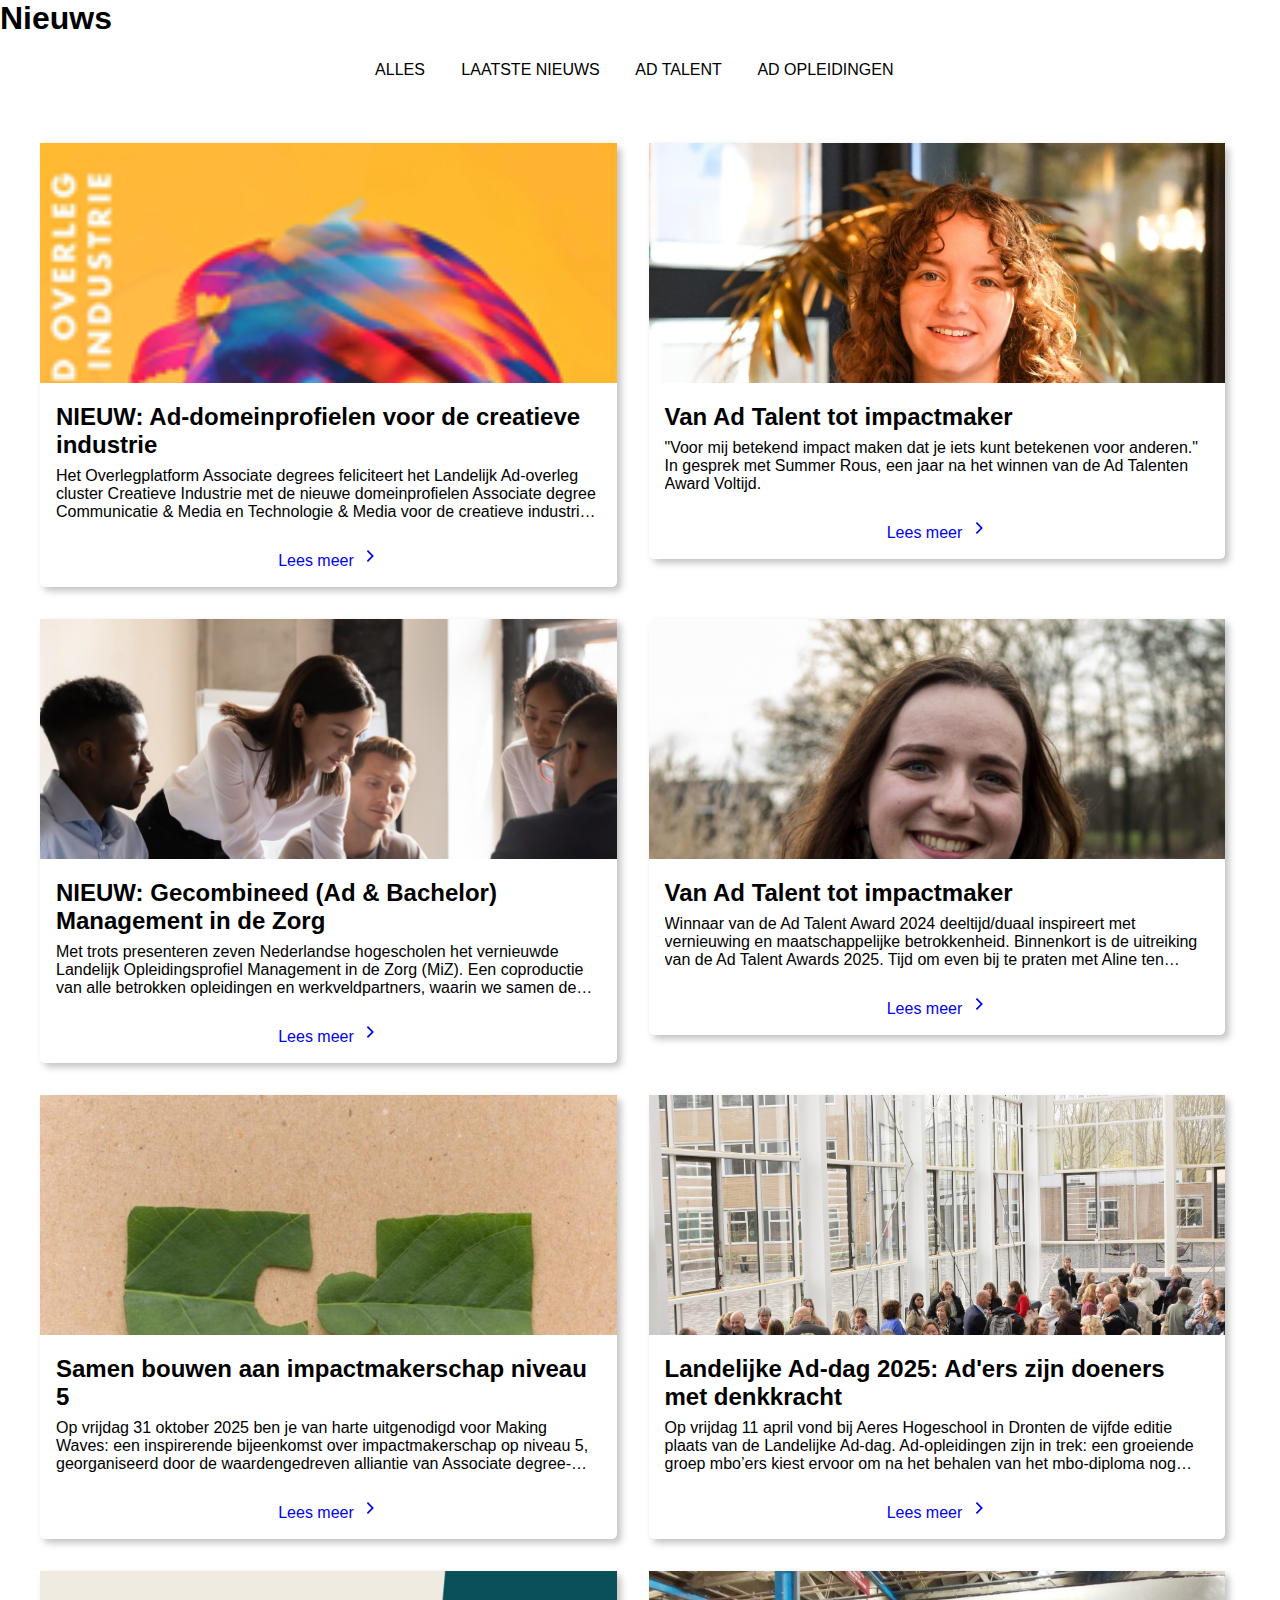
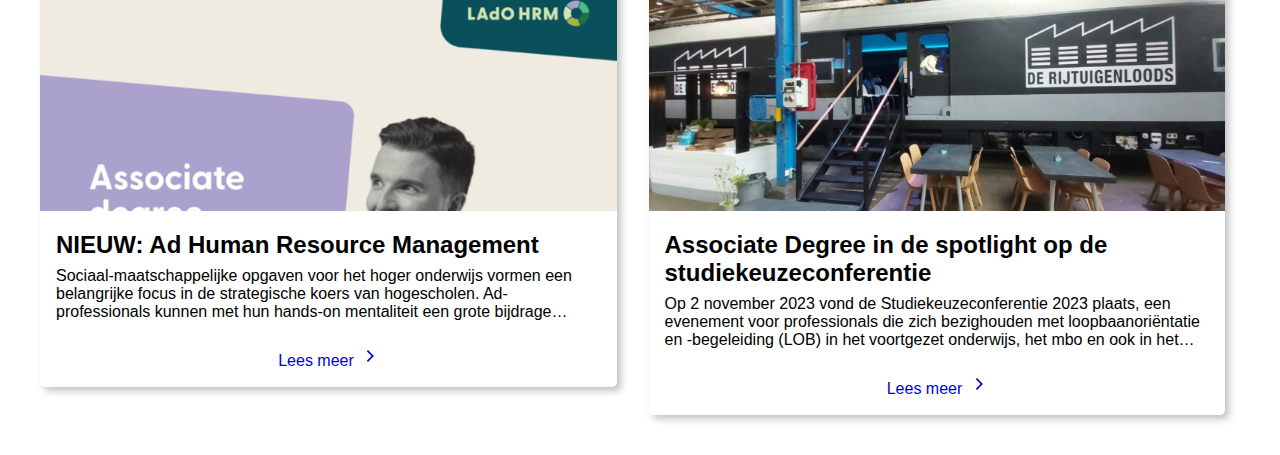
<file: Extra-filter-news-page/nieuws-extra.html>
<!DOCTYPE html>
<html lang="en">
<head>
    <meta charset="UTF-8">
    <meta name="viewport" content="width=device-width, initial-scale=1.0">
    <title>Nieuws Platform Ad</title>
    
    <link rel="stylesheet" href="https://jamievos991.github.io/look-and-feel-styleguide/styleguide-ad-connect.css">
    <link rel="stylesheet" href="style-extra.css">

</head>
<body>

    <main>

        <h1>Nieuws</h1>

        <form class="news-articles-filter">

            <label>
                <input type="radio" name="news-items" value="all" checked>
                Alles
            </label>
            <label>
                <input type="radio" name="news-items" value="latest-news">
                Laatste nieuws
            </label>
            <label>
                <input type="radio" name="news-items" value="ad-talent">
                Ad Talent
            </label>
            <label>
                <input type="radio" name="news-items" value="ad-courses">
                Ad Opleidingen
            </label>

        </form>

        <ul>
            <li>
                <article class="all ad-courses active">
                    <img src="assets/Kaft-Domeinprofielen-Ad-cluster-Creatieve-Industrie.png" alt="Logo spel pionieren" height="30">
                    <section class="text-and-button-inside-article">
                        <h2 class="font-size-heading-xs">NIEUW: Ad-domeinprofielen voor de creatieve industrie</h2>
                        <p>Het Overlegplatform Associate degrees feliciteert het Landelijk Ad-overleg cluster Creatieve Industrie met de nieuwe domeinprofielen Associate degree Communicatie & Media en Technologie & Media voor de creatieve industrie die door Vereniging Hogescholen zijn vastgesteld. Carlijn Hoedemakers van dit Ad-overleg licht hieronder het doel en de opzet van de domeinprofielen toe en hoe deze tot stand zijn gekomen.</p>
                        <a class="MeerNieuws-ad" href="#">
                            Lees meer
                            <svg  width="20" height="20" viewBox="0 0 24 24" fill="none" xmlns="http://www.w3.org/2000/svg">
                                <path d="M10.5858 6.34317L12 4.92896L19.0711 12L12 19.0711L10.5858 17.6569L16.2427 12L10.5858 6.34317Z" fill="currentColor"/>
                            </svg>
                        </a>
                    </section>
                </article>
            </li>

            <li>
                <article class="all ad-talent active">
                    <img src="assets/JobXpert-041-Summer.jpg" alt="">
                    <section class="text-and-button-inside-article">
                        <h2 class="font-size-heading-xs">Van Ad Talent tot impactmaker</h2>
                        <p>"Voor mij betekend impact maken dat je iets kunt betekenen voor anderen." In gesprek met Summer Rous, een jaar na het winnen van de Ad Talenten Award Voltijd.</p>
                        <a class="MeerNieuws-ad" href="#">
                            Lees meer
                            <svg  width="20" height="20" viewBox="0 0 24 24" fill="none" xmlns="http://www.w3.org/2000/svg">
                                <path d="M10.5858 6.34317L12 4.92896L19.0711 12L12 19.0711L10.5858 17.6569L16.2427 12L10.5858 6.34317Z" fill="currentColor"/>
                            </svg>
                        </a>
                    </section>
                </article>
            </li>

            <li>
                <article class="all ad-courses active">
                    <img src="assets/MiZ-profiel-omslag.png" alt="">
                    <section class="text-and-button-inside-article">
                        <h2 class="font-size-heading-xs">NIEUW: Gecombineed (Ad & Bachelor) Management in de Zorg</h2>
                        <p>Met trots presenteren zeven Nederlandse hogescholen het vernieuwde Landelijk Opleidingsprofiel Management in de Zorg (MiZ). Een coproductie van alle betrokken opleidingen en werkveldpartners, waarin we samen de koers uitzetten voor de MiZ-professional van morgen. Bijzonder is dat het een gecombineerd profiel is: de Associate degree (Ad) en de Bacheloropleiding Management in de Zorg zijn afzonderlijk, maar wel in samenhang met elkaar beschreven.</p>
                        <a class="MeerNieuws-ad" href="#">
                            Lees meer
                            <svg  width="20" height="20" viewBox="0 0 24 24" fill="none" xmlns="http://www.w3.org/2000/svg">
                                <path d="M10.5858 6.34317L12 4.92896L19.0711 12L12 19.0711L10.5858 17.6569L16.2427 12L10.5858 6.34317Z" fill="currentColor"/>
                            </svg>
                        </a>
                    </section>
                </article>
            </li>

            <li>
                <article class="all ad-talent active">
                    <img src="assets/Foto-2-Aline-ten-Napel-portret-scaled.jpg" alt="">
                    <section class="text-and-button-inside-article">
                        <h2 class="font-size-heading-xs">Van Ad Talent tot impactmaker</h2>
                        <p>Winnaar van de Ad Talent Award 2024 deeltijd/duaal inspireert met vernieuwing en maatschappelijke betrokkenheid. Binnenkort is de uitreiking van de Ad Talent Awards 2025. Tijd om even bij te praten met Aline ten Napel, de winnares van de Ad Talent Award 2024 deeltijd / duaal. Zij is inmiddels afgestudeerd bij de opleiding Ad Voedingsmiddelentechnologie van Hogeschool Van Hall Larenstein en werkt in een bakkerij in Urk.</p>
                        <a class="MeerNieuws-ad" href="#">
                            Lees meer
                            <svg  width="20" height="20" viewBox="0 0 24 24" fill="none" xmlns="http://www.w3.org/2000/svg">
                                <path d="M10.5858 6.34317L12 4.92896L19.0711 12L12 19.0711L10.5858 17.6569L16.2427 12L10.5858 6.34317Z" fill="currentColor"/>
                            </svg>
                        </a>
                    </section>
                </article>
            </li>

            <li>
                <article class="all latest-news active">
                    <img src="assets/HIOP5-726x1024.jpg" alt="">
                    <section class="text-and-button-inside-article">
                        <h2 class="font-size-heading-xs">Samen bouwen aan impactmakerschap niveau 5</h2>
                        <p>Op vrijdag 31 oktober 2025 ben je van harte uitgenodigd voor Making Waves: een inspirerende bijeenkomst over impactmakerschap op niveau 5, georganiseerd door de waardengedreven alliantie van Associate degree-opleidingen. Locatie: het Instituut Associate degrees in Amersfoort, van 10.00 tot 13.00 uur (inclusief lunch).</p>
                        <a class="MeerNieuws-ad" href="#">
                            Lees meer
                            <svg  width="20" height="20" viewBox="0 0 24 24" fill="none" xmlns="http://www.w3.org/2000/svg">
                                <path d="M10.5858 6.34317L12 4.92896L19.0711 12L12 19.0711L10.5858 17.6569L16.2427 12L10.5858 6.34317Z" fill="currentColor"/>
                            </svg>
                        </a>
                    </section>
                </article>
            </li>

            <li>
                <article class="all latest-news active">
                    <img src="assets/HighRes-3696.jpg" alt="">
                    <section class="text-and-button-inside-article">
                        <h2>Landelijke Ad-dag 2025: Ad'ers zijn doeners met denkkracht</h2>
                        <p class="font-size-heading-xs">Op vrijdag 11 april vond bij Aeres Hogeschool in Dronten de vijfde editie plaats van de Landelijke Ad-dag. Ad-opleidingen zijn in trek: een groeiende groep mbo’ers kiest ervoor om na het behalen van het mbo-diploma nog twee jaar door te studeren.</p>
                        <a class="MeerNieuws-ad" href="#">
                            Lees meer
                            <svg  width="20" height="20" viewBox="0 0 24 24" fill="none" xmlns="http://www.w3.org/2000/svg">
                                <path d="M10.5858 6.34317L12 4.92896L19.0711 12L12 19.0711L10.5858 17.6569L16.2427 12L10.5858 6.34317Z" fill="currentColor"/>
                            </svg>
                        </a>
                    </section>
                </article>
            </li>

            <li>
                <article class="all ad-courses active">
                    <img src="assets/Afbeelding1-1-737x1024.png" alt="">
                    <section class="text-and-button-inside-article">
                        <h2 class="font-size-heading-xs">NIEUW: Ad Human Resource Management</h2>
                        <p>Sociaal-maatschappelijke opgaven voor het hoger onderwijs vormen een belangrijke focus in de strategische koers van hogescholen. Ad-professionals kunnen met hun hands-on mentaliteit een grote bijdrage leveren aan de maatschappelijke transities door ze aan te leren positieve impact te maken in het werkveld en hun persoonlijke omgeving. Vanuit Rotterdam Academy en Windesheim heeft een groep van managers en docenten van Ad-opleidingen elkaar geïnspireerd om een visiestuk te schrijven rondom het thema Impactmakerschap op NLQF niveau 5. Hiertoe hebben zij een waardengedreven alliantie opgericht om vraagstukken rondom toekomstbestendig, duurzaam Ad onderwijs en de maatschappelijke opgaven aan te pakken</p>
                        <a class="MeerNieuws-ad" href="#">
                            Lees meer
                            <svg  width="20" height="20" viewBox="0 0 24 24" fill="none" xmlns="http://www.w3.org/2000/svg">
                                <path d="M10.5858 6.34317L12 4.92896L19.0711 12L12 19.0711L10.5858 17.6569L16.2427 12L10.5858 6.34317Z" fill="currentColor"/>
                            </svg>
                        </a>
                    </section> 
                </article>
            </li>

            <li>
                <article class="all latest-news active">
                    <img src="assets/20231102_112824-768x345.jpg" alt="">
                    <section class="text-and-button-inside-article">
                        <h2 class="font-size-heading-xs">Associate Degree in de spotlight op de studiekeuzeconferentie</h2>
                        <p>Op 2 november 2023 vond de Studiekeuzeconferentie 2023 plaats, een evenement voor professionals die zich bezighouden met loopbaanoriëntatie en -begeleiding (LOB) in het voortgezet onderwijs, het mbo en ook in het hbo en wo. Het thema van de conferentie was ‘Studiekeuze op de Rails’, waarbij de nadruk lag op het belang van een goede studiekeuze voor de toekomst van jongeren. De Studiekeuzeconferentie vond plaats in De Rijtuigenloods, een industriële evenementenlocatie in Amersfoort die meer dan 100 jaar spoorhistorie ademt.</p>
                        <a class="MeerNieuws-ad" href="#">
                            Lees meer
                            <svg  width="20" height="20" viewBox="0 0 24 24" fill="none" xmlns="http://www.w3.org/2000/svg">
                                <path d="M10.5858 6.34317L12 4.92896L19.0711 12L12 19.0711L10.5858 17.6569L16.2427 12L10.5858 6.34317Z" fill="currentColor"/>
                            </svg>
                        </a>
                    </section>
                </article>
            </li>
        </ul>

    </main>

    <!-- Link naar JavaScript  -->
    <script defer src="script-extra.js"></script>
    
</body>
</html>
</file>
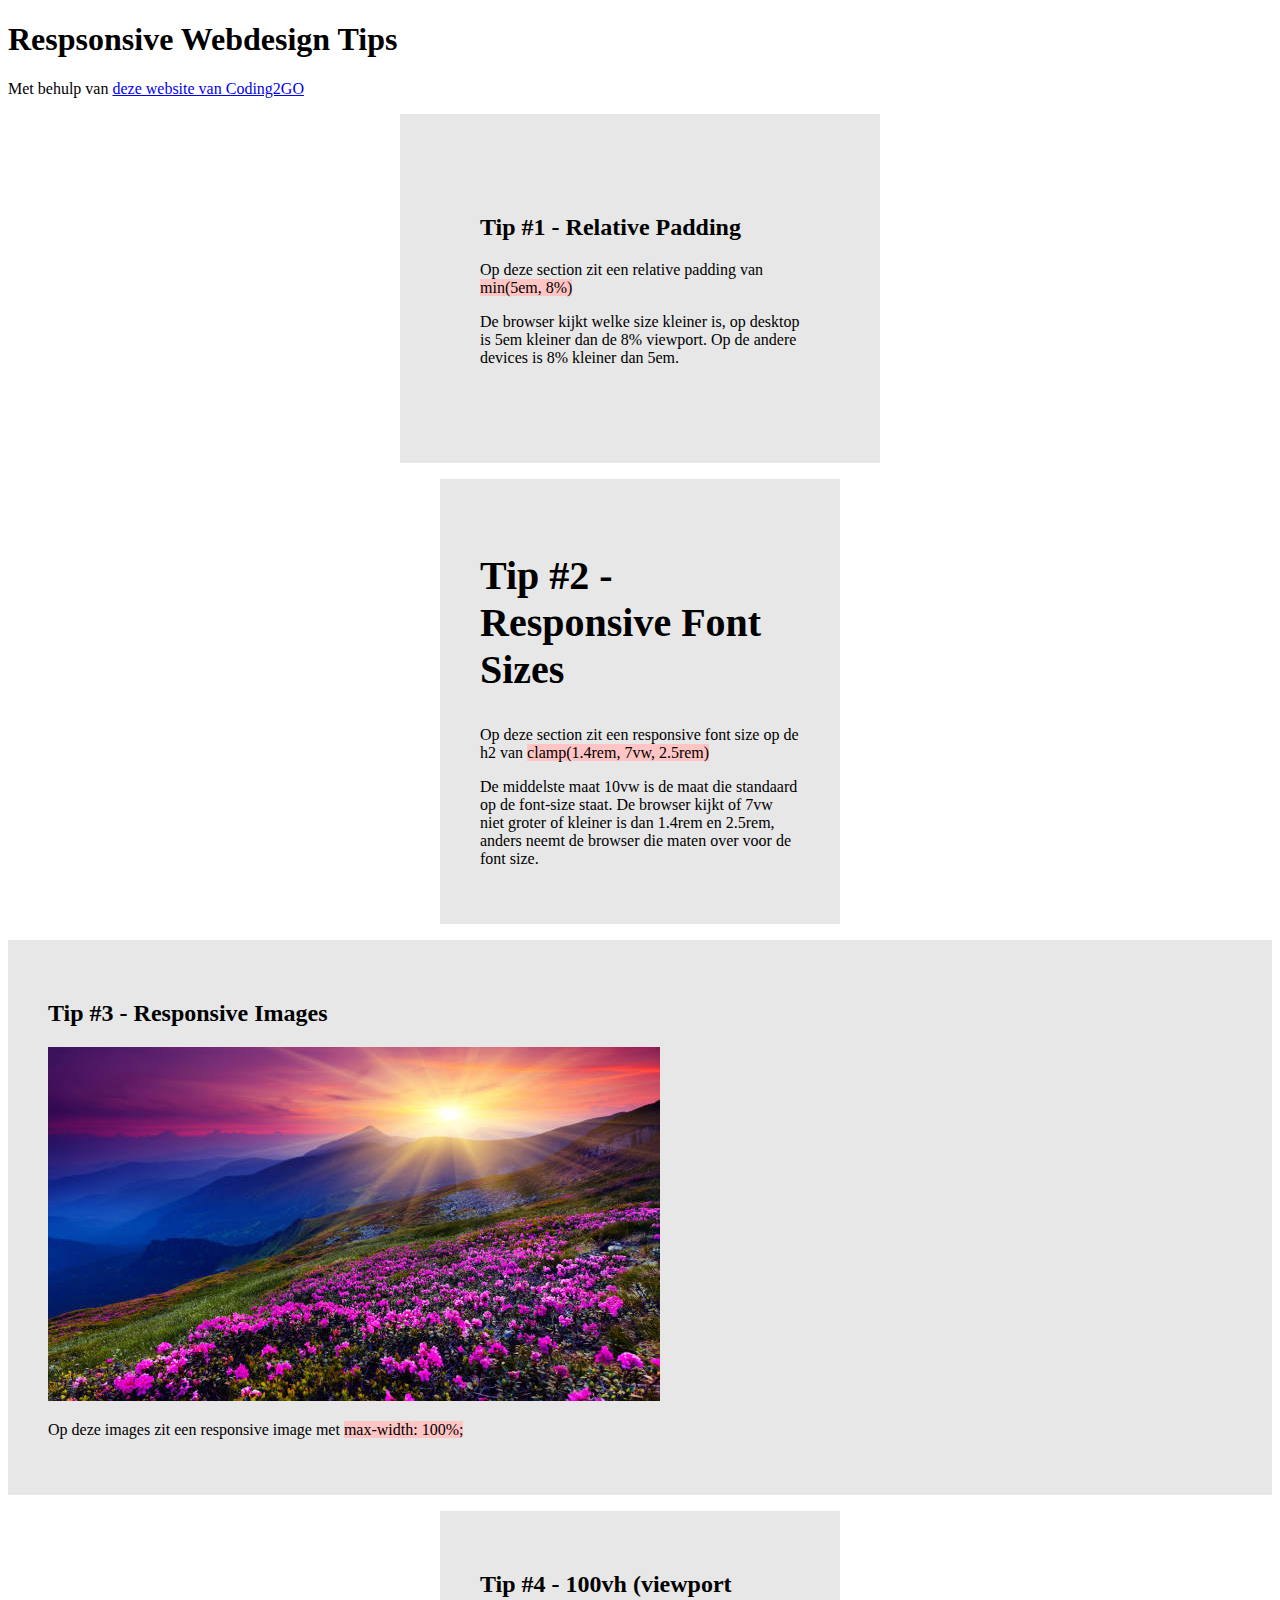
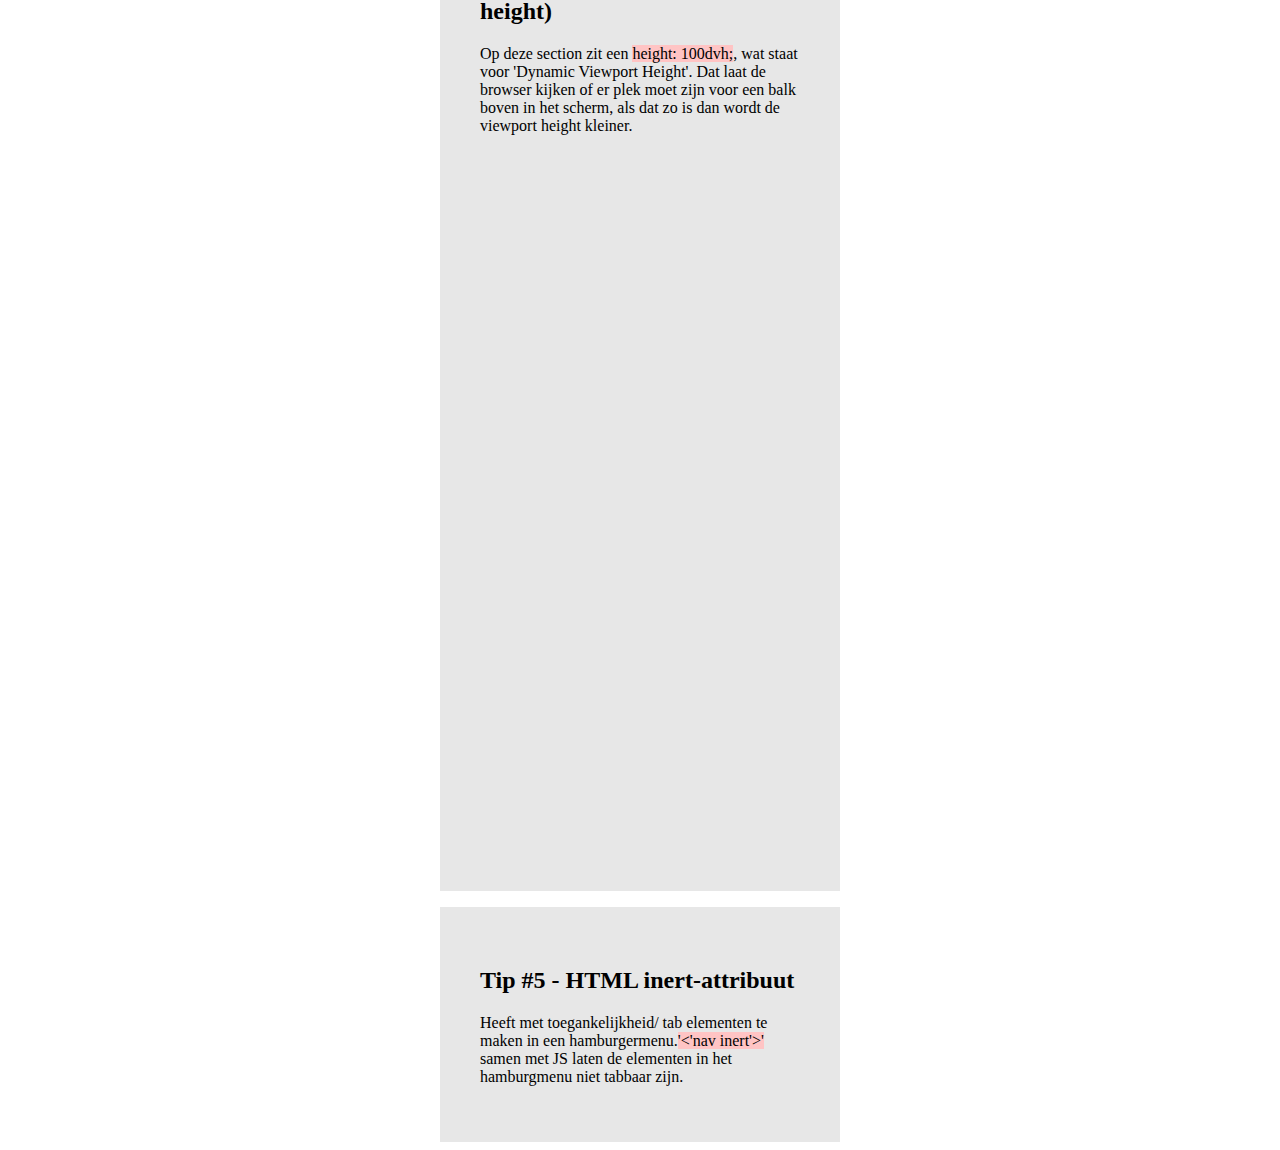
<file: Responsive webdesign tips/repsonsive-webdesign-tips.html>
<!DOCTYPE html>
<html lang="en">
<head>
    <meta charset="UTF-8">
    <meta name="viewport" content="width=device-width, initial-scale=1.0">
    <title>Respsonsive Webdesign tips</title>

    <link rel="stylesheet" href="responsive-webdesign-tips.css">
</head>
<body>

    <h1>Respsonsive Webdesign Tips</h1>
    <p>Met behulp van <a href="https://www.youtube.com/watch?v=2IV08sP9m3U">deze website van Coding2GO</a></p>

    <section class="relative-padding">
        <h2>Tip #1 - Relative Padding</h2>
        <p>Op deze section zit een relative padding van <span>min(5em, 8%)</span></p>
        <p>De browser kijkt welke size kleiner is, op desktop is 5em kleiner dan de 8% viewport. Op de andere devices is 8% kleiner dan 5em.</p>
    </section>
    
    <section class="responsive-font-sizes">
        <h2>Tip #2 - Responsive Font Sizes</h2>
        <p>Op deze section zit een responsive font size op de h2 van <span>clamp(1.4rem, 7vw, 2.5rem)</span></p>
        <p>De middelste maat 10vw is de maat die standaard op de font-size staat. De browser kijkt of 7vw niet groter of kleiner is dan 1.4rem en 2.5rem, anders neemt de browser die maten over voor de font size. </p>
    </section>

    <section class="responsive-images">
        <h2>Tip #3 - Responsive Images</h2>
        <img src="assets/pink-landscape.jpg" alt="">
        <p>Op deze images zit een responsive image met <span>max-width: 100%;</span></p>
        <p></p>
    </section>

    <section class="viewport-height">
        <h2>Tip #4 - 100vh (viewport height)</h2>
        <p>Op deze section zit een <span>height: 100dvh;</span>, wat staat voor 'Dynamic Viewport Height'. Dat laat de browser kijken of er plek moet zijn voor een balk boven in het scherm, als dat zo is dan wordt de viewport height kleiner.</p>
        <p></p>
    </section>

    <section class="inert-attribute">
        <h2>Tip #5 - HTML inert-attribuut</h2>
        <p>Heeft met toegankelijkheid/ tab elementen te maken in een hamburgermenu.<span>'<'nav inert'>'</span> samen met JS laten de elementen in het hamburgmenu niet tabbaar zijn.</p>
        <p></p>
    </section>
</body>
</html>
</file>
<file: styles/font.css>
/* Absolute units */
.absolute section{
    border: 1px solid purple;
    margin: 1em;
    padding: 1em;
    width: 45%;
}
.absolute-1 {
    & p {
        width: 11cm;
    }
}

.absolute-2{
    & p {
        width: 425px;
    }
}

/* Relative units en font-family */
.relative section{
    border: 1px solid purple;
    margin: 1em; 
    padding: 1em;
    width: 45%;
}

.relative-1 {
    & p {
        width: 27em;
    }
}

.relative-2 {
    & p {
        width: 53ch;
    }
}

.relative-3 {
    & p {
        width: 26rem;
    }
}

.relative-4 {
    & p {
        font-family: Georgia, 'Times New Roman', Times, serif;
        width: 28em;
    }
}

/* Viewport en container units */
.viewport-container section {
    border: 1px solid purple;
    margin: 1em; 
    padding: 1em;
    width: 45%;
}

.viewport-container-1 {
    & p {
        width: 32vw;
    }
}

.viewport-container-2 {
    & p {
        width: 32cqw;
    }
}

.viewport-container-3 {
    & p {
        width: 32dvw;
    }
}

.viewport-container-4 {
    & p {
        width: 32vmax;
    }
}
</file>
<file: styles/inputs.css>
* {
    margin: 0;
}
fieldset {
    display: grid;
    width: fit-content;
    margin: 1em;
    font-family: 'Gill Sans', 'Gill Sans MT', Calibri, 'Trebuchet MS', sans-serif;

    border-color: rgb(255, 0, 30);
    border-style: dashed;

    & legend {
        background-color: rgb(20, 119, 0);
        color: aliceblue;
        border-radius: 5px;
        padding: 0.25em;
    }

    & label {
        
        & svg {
            width: 4em;
            fill: rgb(255, 221, 0);
        }
    }
    & input {
        accent-color: green;
    }

}

.label-ad {
    display:grid;
}

.label-ad {
    width: 10%;
}


label span::after {
    content:"*";
    color: red;
}
</file>
<file: Extra-decathlon-media-gallerij/media-gallery.css>
:root {
     /* Colors */
    --brand-color: rgb(54, 67, 186);
    --commercial-color: rgb(255, 205, 78);
    --content-neutral-light:rgb(255, 255, 255);
    --content-neutral-dark:rgb(16, 16, 16);
    --content-quiet:rgb(97, 97, 97);

    --navigation-button-hover: rgb(241, 240, 238);
    --navigation-button-active: rgb(225, 224, 223);

    --media-button-border-color: rgb(148, 148, 148);
    --media-button-hover-state-background-color: rgb(234, 233, 247);
    --media-button-active-state-background-color: rgb(214, 212, 240);

}
.media-gallery {
    padding: 1em 1.5em;
    position: relative;

    /* Bewaar product knop */
    .save-product-button {
        position: absolute;
        top: 3em;
        right: 3em;
        background-color: transparent;
        border: 1px solid transparent;
        

        &:hover {
            cursor: pointer;
            svg {
                fill: #C4C0F7;
            }
        }

        /* Active state als er op geklikt is */
        &.active {
            animation-name: --heart-pound;
            animation-duration: 0.8s;

            svg {
                fill: var(--brand-color);
            }
        }
    }

    .big-image {
        width: 100%;
    }

    /* Carousel met kleine foto's */
    ul {
        list-style: none;
        padding: 1em 0 0;
        display: flex;
        overflow-x: auto;
        gap: 0.5em;
        scroll-snap-type: x mandatory;
        scroll-behavior: smooth;
        scrollbar-width: thin;

        img {
            opacity: 0.7;
            display:block;
        }

        /* Label om radiobutton en img */
        .img-thumbnail-active {
            position: relative;
            display:block;

            /* Radiobutton*/
            & input[type="radio"] {
                position: absolute;
                inset: 0;
                appearance: none;
                z-index: 1;

                /* Active/focused kleine foto */
                &:checked {
                    box-shadow: inset 0 0 0 2px var(--brand-color);

                    &+ img {
                        opacity: 1;
                    }
                }

                &:hover {
                    cursor: pointer;
                }
            }
        }

        /* Hover state als je over een andere kleine foto hovert */
        .img-thumbnail-active:has(input[type="radio"]:hover) {
            img {
                transition: 0.3s;
                opacity: 1;
            }
        }

        /* Bij oneven getallen snapt de image-slider  */
        li:nth-of-type(odd){
            scroll-snap-align: start;
        }
    }

        /* Media gallery buttons */
    .media-gallery-button {
        width: 3.5em;
        aspect-ratio: 1;
        background-color: transparent;
        border: 1px solid var(--media-button-border-color);
        border-radius: 50%;
        transition: 0.4s;

        &:hover {
            cursor: pointer;
            background-color: var(--media-button-hover-state-background-color);
        }

        &:active {
            background-color: var(--media-button-active-state-background-color);
        }

        svg {
            vertical-align: bottom;
            stroke: var(--content-neutral-dark);
        }
    }


    .media-gallery-button {
        margin-top: 1em;
    }
}

/* Animatie die hart laat knoppen bij bewaar product */
@keyframes --heart-pound {
  50% {
    transform: scale(1.5)
  }
  100% {
    transform: scale(1);
  }
}
</file>
<file: Extra-filter-news-page/style-extra.css>
/* Algemeen */
* {
    /* Zorgt ervoor dat de padding en border bij de breedte horen */
    box-sizing: border-box;
    margin: 0;
    padding: 0;
}

html {
    /* Scrollen in html element-gaat smooth */
    @media (prefers-reduced-motion: no-preference) {
        scroll-behavior: smooth;
    }

    font-family: 'Gill Sans', 'Gill Sans MT', Calibri, 'Trebuchet MS', sans-serif;
    
    scrollbar-gutter: stable;
}

:root {
    /* 'Lees meer'-knop */
    .MeerNieuws-ad {
        text-decoration: none;
        border: 1px solid transparent;

        &:hover {
            outline: 2px solid var(--primary-color);
        }
        &:active{
            outline-offset: 0;
            border: 1px solid var(--primary-color);
        }
        &:focus {
           background: var(--primary-lighter-color);
           color: var(--primary-color);
           outline-offset: 0;
        }
    }
}

/* Nieuws artikelen filter */
.news-articles-filter {
    display: flex;
    flex-wrap: wrap;
    justify-content: center;
    background-color: var(--primary-color);
    color: var(--primary-lighter-color);
    padding: 1em;
    gap: 1em;
    text-transform: uppercase;
}

input {
    appearance: none;
    margin: 0;
    padding: 0;
}

label {
    background-color:transparent;
    padding: 0.5em;
    border-radius: 5px;
}

label:has(input[type="radio"]:checked) {
    color:var(--primary-color);
    background-color: var(--primary-lighter-color);
    padding: 0.5em;
    border-radius: 5px;
}

body:has(input[value="all"]:checked) {
    .all {
        display: block;
    }
}

body:has(input[value="latest-news"]:checked) {
    .latest-news {
        display: block;
    }
}

body:has(input[value="ad-talent"]:checked) {
    .ad-talent {
        display: block;
    }
}

body:has(input[value="ad-courses"]:checked) {
    .ad-courses {
        display: block;
    }
}

/* Nieuws artikelen */
ul {
    padding: 1.5em;
    display: grid;
    list-style-type: none;
    /* gap: 1.5em; */
    @media (min-width: 600px) {
        grid-template-columns: 1fr 1fr;
    }

    & article {
        display: none;
        border: 3px solid var(--primary-color);
        border-radius: 5px;
        box-shadow: 4px 4px 7px rgba(121, 121, 121, 0.459);

        @media (min-width: 600px) {
            margin: 1em;
        }

        & img {
            width: 100%;
            height: 15em;
            object-fit: cover;
            object-position: top;
        }

        & .text-and-button-inside-article {
            display: grid;
            padding: 1em;
            gap: 0.5em;

            & p {
                display: -webkit-box;
                overflow: hidden;
                line-clamp: 4;
                -webkit-line-clamp: 4;
                -webkit-box-orient: vertical;

                @media (min-width: 600px) {
                    -webkit-line-clamp: 3;
                }
            } 

            & .MeerNieuws-ad {
                margin-top: 1em;
                width: fit-content;
                justify-self: center;
            }
        }
    }
}
/* .active {
    display: block;
} */
</file>
<file: Responsive webdesign tips/responsive-webdesign-tips.css>
section {
    background-color: rgb(231, 231, 231);
    width: 20em;
    margin: auto;
    padding: 2.5em;
    margin-top: 1em;

    span {
        background-color: rgb(255, 196, 196);
    }
}

/* Op desktop is 5em padding kleiner dan 8%, op andere devices is 8% padding kleiner dan 5em */
.relative-padding {
    padding: min(5em, 8%);
}

/* Responsive font grootte calc(minimum grootte, grootte die je wil hebben, maximum grootte) */
.responsive-font-sizes {
    h2 {
        font-size: clamp(1rem, calc(7vw), 2.5rem);
    }
}

.responsive-images {
    width: auto;

    img {
        max-width: 100%;
    }
}

.viewport-height {
    height: 100dvh;
}
</file>
